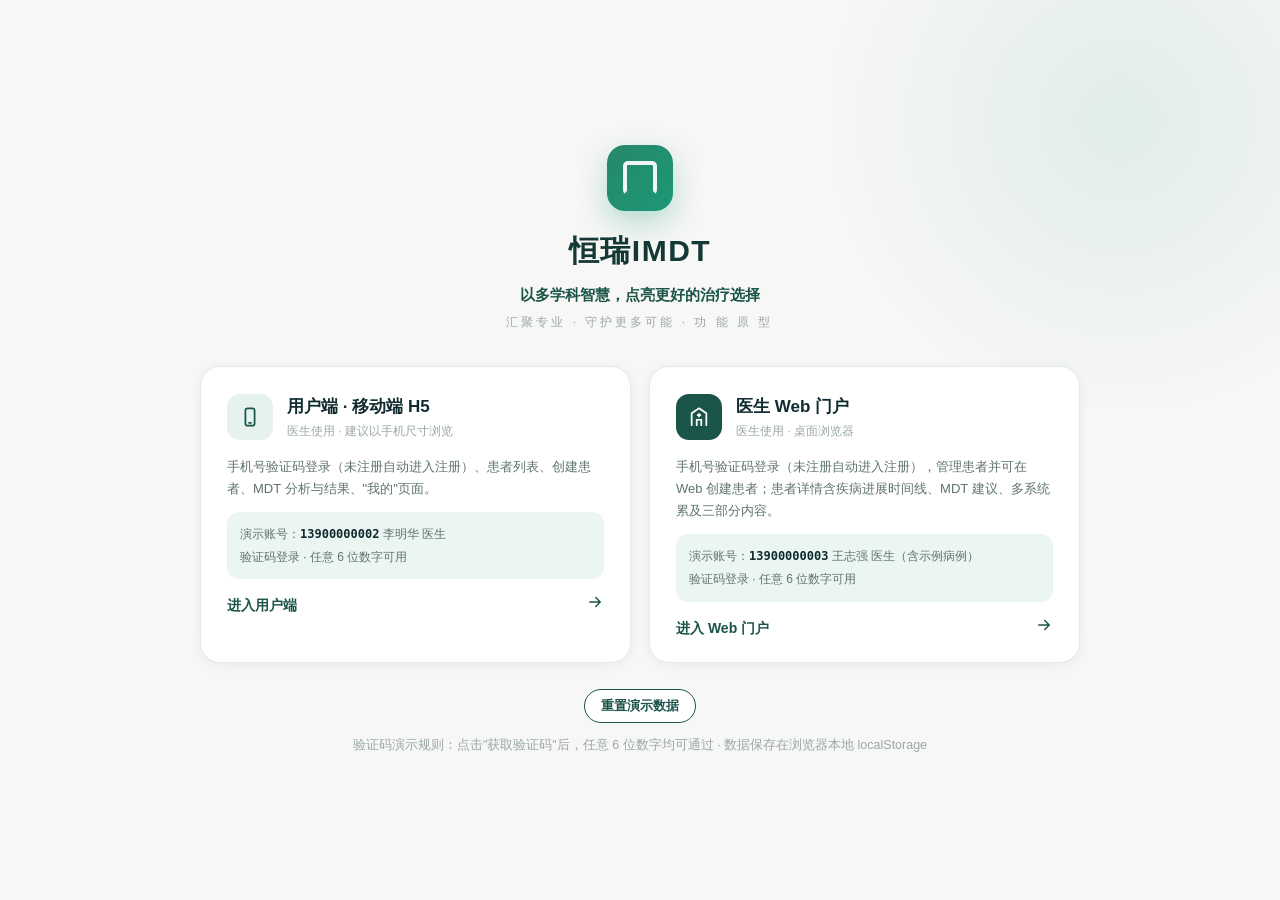
<file: index.html>
<!DOCTYPE html>
<html lang="zh-CN">
<head>
<meta charset="UTF-8">
<meta name="viewport" content="width=device-width,initial-scale=1">
<title>恒瑞IMDT · 功能原型</title>
<link rel="stylesheet" href="assets/css/tokens.css?v=20261109">
<link rel="stylesheet" href="assets/css/common.css?v=20261109">
<link rel="stylesheet" href="assets/css/pages.css?v=20261109">
</head>
<body>
<div class="entry-body">
  <div class="entry-wrap">
    <div class="entry-hero">
      <div class="logo-mark"></div>
      <div class="t1">恒瑞IMDT</div>
      <div class="t2">以多学科智慧，点亮更好的治疗选择</div>
      <div class="t3">汇聚专业 · 守护更多可能 · 功 能 原 型</div>
    </div>

    <div class="entry-grid">
      <div class="entry-card" id="card-user">
        <div class="ec-head">
          <span class="ec-ic mobile" id="ic-mobile"></span>
          <div><div class="ec-t">用户端 · 移动端 H5</div><div class="ec-s">医生使用 · 建议以手机尺寸浏览</div></div>
        </div>
        <div class="ec-desc">手机号验证码登录（未注册自动进入注册）、患者列表、创建患者、MDT 分析与结果、"我的"页面。</div>
        <div class="ec-demo">演示账号：<b>13900000002</b> 李明华 医生<br>验证码登录 · 任意 6 位数字可用</div>
        <div class="ec-go"><span>进入用户端</span><span id="go-user"></span></div>
      </div>

      <div class="entry-card" id="card-web">
        <div class="ec-head">
          <span class="ec-ic web" id="ic-web"></span>
          <div><div class="ec-t">医生 Web 门户</div><div class="ec-s">医生使用 · 桌面浏览器</div></div>
        </div>
        <div class="ec-desc">手机号验证码登录（未注册自动进入注册），管理患者并可在 Web 创建患者；患者详情含疾病进展时间线、MDT 建议、多系统累及三部分内容。</div>
        <div class="ec-demo">演示账号：<b>13900000003</b> 王志强 医生（含示例病例）<br>验证码登录 · 任意 6 位数字可用</div>
        <div class="ec-go"><span>进入 Web 门户</span><span id="go-web"></span></div>
      </div>
    </div>

    <div class="entry-foot">
      <button class="btn btn-outline btn-sm" id="reset-btn">重置演示数据</button>
      <div class="count-note" style="text-align:center">验证码演示规则：点击"获取验证码"后，任意 6 位数字均可通过 · 数据保存在浏览器本地 localStorage</div>
    </div>
  </div>
</div>

<script src="assets/js/seed-data.js?v=20261109"></script>
<script src="assets/js/store.js?v=20261109"></script>
<script src="assets/js/app.js?v=20261109"></script>
<script>
(function () {
  var A = window.HRApp;
  document.getElementById('ic-mobile').innerHTML = A.I.phone(22);
  document.getElementById('ic-web').innerHTML = A.I.hosp(22);
  document.getElementById('go-user').innerHTML = A.I.arrowR(18);
  document.getElementById('go-web').innerHTML = A.I.arrowR(18);

  document.getElementById('card-user').addEventListener('click', function () {
    location.href = 'user/user-login.html';
  });
  document.getElementById('card-web').addEventListener('click', function () {
    location.href = 'web/web-login.html';
  });
  document.getElementById('reset-btn').addEventListener('click', function (e) {
    e.stopPropagation();
    A.confirmModal({
      title: '重置演示数据',
      body: '将清空本地所有账号、患者、幻灯生成记录与会话数据，并恢复初始演示数据。确定重置吗？',
      confirmText: '重置',
      danger: true
    }).then(function (ok) {
      if (!ok) return;
      window.HRStore.resetAll();
      A.toast('演示数据已重置', 'success');
    });
  });
})();
</script>
</body>
</html>
</file>
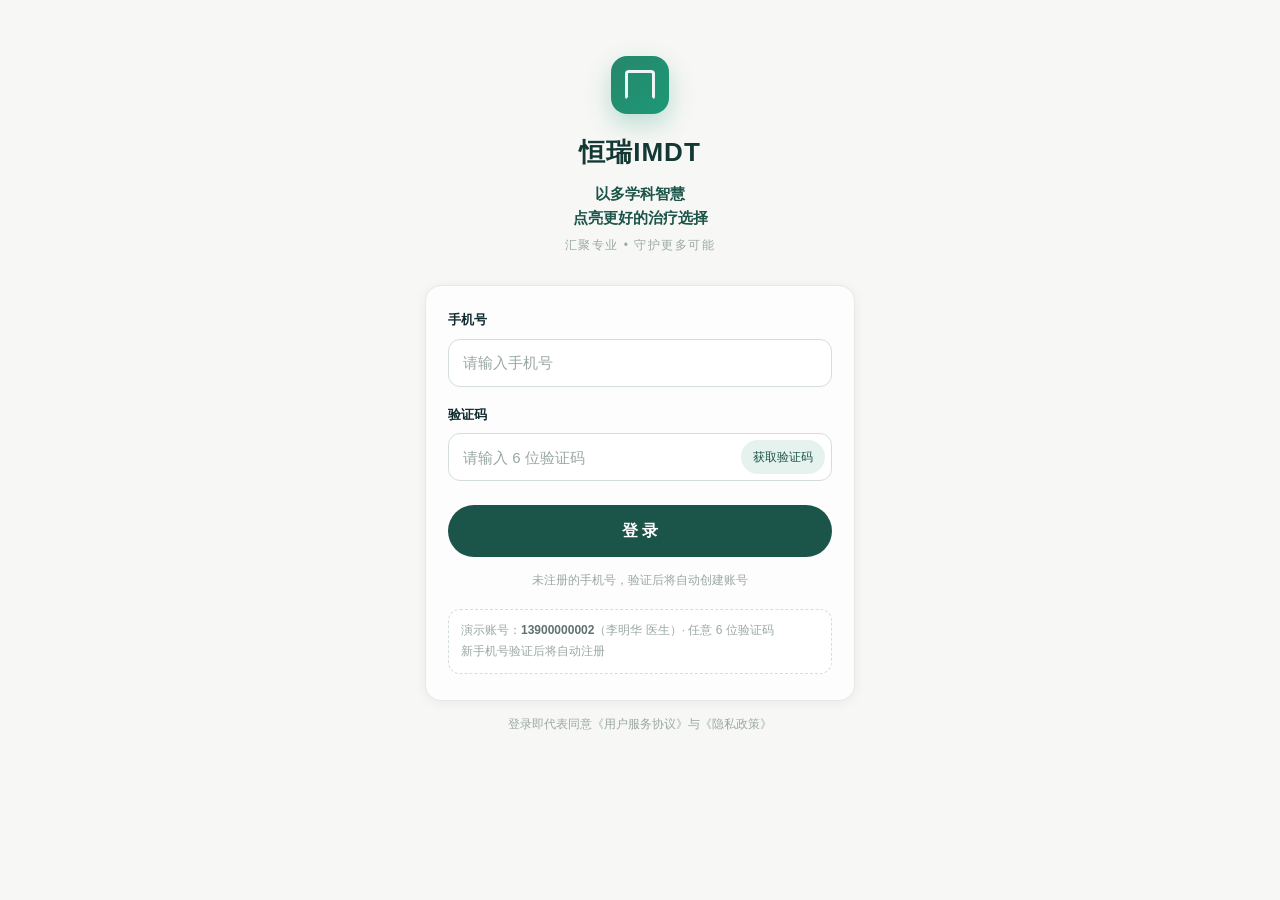
<file: user/user-login.html>
<!DOCTYPE html>
<html lang="zh-CN">
<head>
<meta charset="UTF-8">
<meta name="viewport" content="width=device-width,initial-scale=1,viewport-fit=cover">
<title>登录 · 恒瑞IMDT</title>
<link rel="stylesheet" href="../assets/css/tokens.css?v=20261109">
<link rel="stylesheet" href="../assets/css/common.css?v=20261109">
<link rel="stylesheet" href="../assets/css/pages.css?v=20261109">
</head>
<body>
<div class="mobile-shell">
  <div class="auth-hero">
    <div class="logo-mark"></div>
    <div class="brand">恒瑞IMDT</div>
    <div class="slogan">以多学科智慧<br>点亮更好的治疗选择</div>
    <div class="slogan-sub">汇聚专业 • 守护更多可能</div>
  </div>

  <div class="card auth-card">
    <form class="auth-form" id="login-form" novalidate>
      <!-- 第 1 步：手机号验证码（已注册登录 / 未注册进入下一步） -->
      <div id="step1">
        <div class="field" id="f-phone">
          <label class="label">手机号</label>
          <input class="input" id="phone" type="tel" maxlength="11" placeholder="请输入手机号" autocomplete="tel">
          <div class="field-error">请输入正确的手机号</div>
        </div>
        <div class="field" id="f-code">
          <label class="label">验证码</label>
          <div style="position:relative">
            <input class="input" id="code" type="text" maxlength="6" inputmode="numeric" placeholder="请输入 6 位验证码" style="padding-right:112px">
            <button type="button" class="btn btn-secondary btn-xs" id="send-code" style="position:absolute;right:7px;top:7px;height:34px;padding:0 12px">获取验证码</button>
          </div>
          <div class="field-error">请输入 6 位数字验证码</div>
        </div>
        <button type="submit" class="btn btn-primary btn-block" id="submit-btn" style="margin-top:6px">登 录</button>
        <div style="text-align:center;font-size:12px;color:var(--text-faint);margin-top:14px">未注册的手机号，验证后将自动创建账号</div>
      </div>

      <!-- 第 2 步：新用户补充账号信息 -->
      <div id="step2" style="display:none">
        <div style="font-size:16px;font-weight:700;margin:16px 2px 4px">完善账号信息</div>
        <div style="font-size:12.5px;color:var(--text-faint);margin:0 2px 14px" id="s2-sub">—</div>
        <div class="field" id="f-name">
          <label class="label">姓名<span class="req">*</span></label>
          <input class="input" id="name" type="text" maxlength="20" placeholder="请输入真实姓名" autocomplete="name">
          <div class="field-error">请输入姓名</div>
        </div>
        <div class="field" id="f-hosp">
          <label class="label">医院<span class="req">*</span></label>
          <input class="input" id="hosp" type="text" maxlength="40" placeholder="请输入所在医院">
          <div class="field-error">请输入医院</div>
        </div>
        <div class="field" id="f-dept">
          <label class="label">科室<span class="req">*</span></label>
          <input class="input" id="dept" type="text" maxlength="20" placeholder="请输入科室">
          <div class="field-error">请输入科室</div>
        </div>
        <button type="button" class="btn btn-primary btn-block" id="reg-btn" style="margin-top:4px">完成注册并进入</button>
        <div style="text-align:center;margin-top:12px"><a href="javascript:void(0)" id="back-step1" style="font-size:13px">返回重新验证手机号</a></div>
      </div>

      <div class="demo-tip" id="demo-tip">演示账号：<b>13900000002</b>（李明华 医生）· 任意 6 位验证码<br>新手机号验证后将自动注册</div>
    </form>
  </div>

  <div class="page-note">登录即代表同意《用户服务协议》与《隐私政策》</div>
</div>

<script src="../assets/js/seed-data.js?v=20261109"></script>
<script src="../assets/js/store.js?v=20261109"></script>
<script src="../assets/js/app.js?v=20261109"></script>
<script>
(function () {
  var A = window.HRApp, S = window.HRStore;

  // 已登录医生自动进入患者列表
  var session = S.getSession();
  if (session) {
    var u = S.findUserById(session.userId);
    if (u) { location.replace('user-patients.html'); return; }
  }

  var codeSent = false;
  var verifiedPhone = null;

  document.getElementById('send-code').addEventListener('click', function () {
    A.sendCode(this, function () {
      var phone = document.getElementById('phone').value.trim();
      if (!A.validPhone(phone)) { document.getElementById('f-phone').classList.add('invalid'); return '请输入正确的手机号'; }
      return null;
    }, function () { codeSent = true; });
  });

  function showStep(n) {
    document.getElementById('step1').style.display = n === 1 ? 'block' : 'none';
    document.getElementById('step2').style.display = n === 2 ? 'block' : 'none';
    window.scrollTo(0, 0);
  }

  document.getElementById('login-form').addEventListener('submit', function (e) {
    e.preventDefault();
    var phone = document.getElementById('phone').value.trim();
    var code = document.getElementById('code').value.trim();
    var okPhone = A.validPhone(phone);
    var okCode = /^\d{6}$/.test(code);
    document.getElementById('f-phone').classList.toggle('invalid', !okPhone);
    document.getElementById('f-code').classList.toggle('invalid', !okCode);
    if (!okPhone || !okCode) return;
    if (!codeSent) { A.toast('请先获取验证码', 'error'); return; }

    // 已注册：验证码通过直接登录
    if (S.findUserByPhone(phone)) {
      var r = A.doLogin(phone);
      if (r.error) { A.toast(r.error, 'error'); return; }
      A.flash('欢迎回来，' + r.user.name + ' 医生', 'success');
      location.href = 'user-patients.html';
      return;
    }

    // 未注册：进入第二步补充账号信息
    verifiedPhone = phone;
    document.getElementById('s2-sub').textContent = '将为 ' + phone.slice(0, 3) + '****' + phone.slice(-4) + ' 创建医生账号';
    showStep(2);
  });

  document.getElementById('reg-btn').addEventListener('click', function () {
    var name = document.getElementById('name').value.trim();
    var hosp = document.getElementById('hosp').value.trim();
    var dept = document.getElementById('dept').value.trim();
    var flags = { 'f-name': !!name, 'f-hosp': !!hosp, 'f-dept': !!dept };
    Object.keys(flags).forEach(function (id) {
      document.getElementById(id).classList.toggle('invalid', !flags[id]);
    });
    if (Object.keys(flags).some(function (id) { return !flags[id]; })) return;

    var user = S.createUser({
      phone: verifiedPhone,
      name: name, hospital: hosp, department: dept
    });
    S.setSession(user);
    S.touchLogin(user.id);
    A.flash('注册成功，欢迎加入恒瑞IMDT', 'success');
    location.href = 'user-patients.html';
  });

  document.getElementById('back-step1').addEventListener('click', function () {
    showStep(1);
  });
})();
</script>
</body>
</html>
</file>
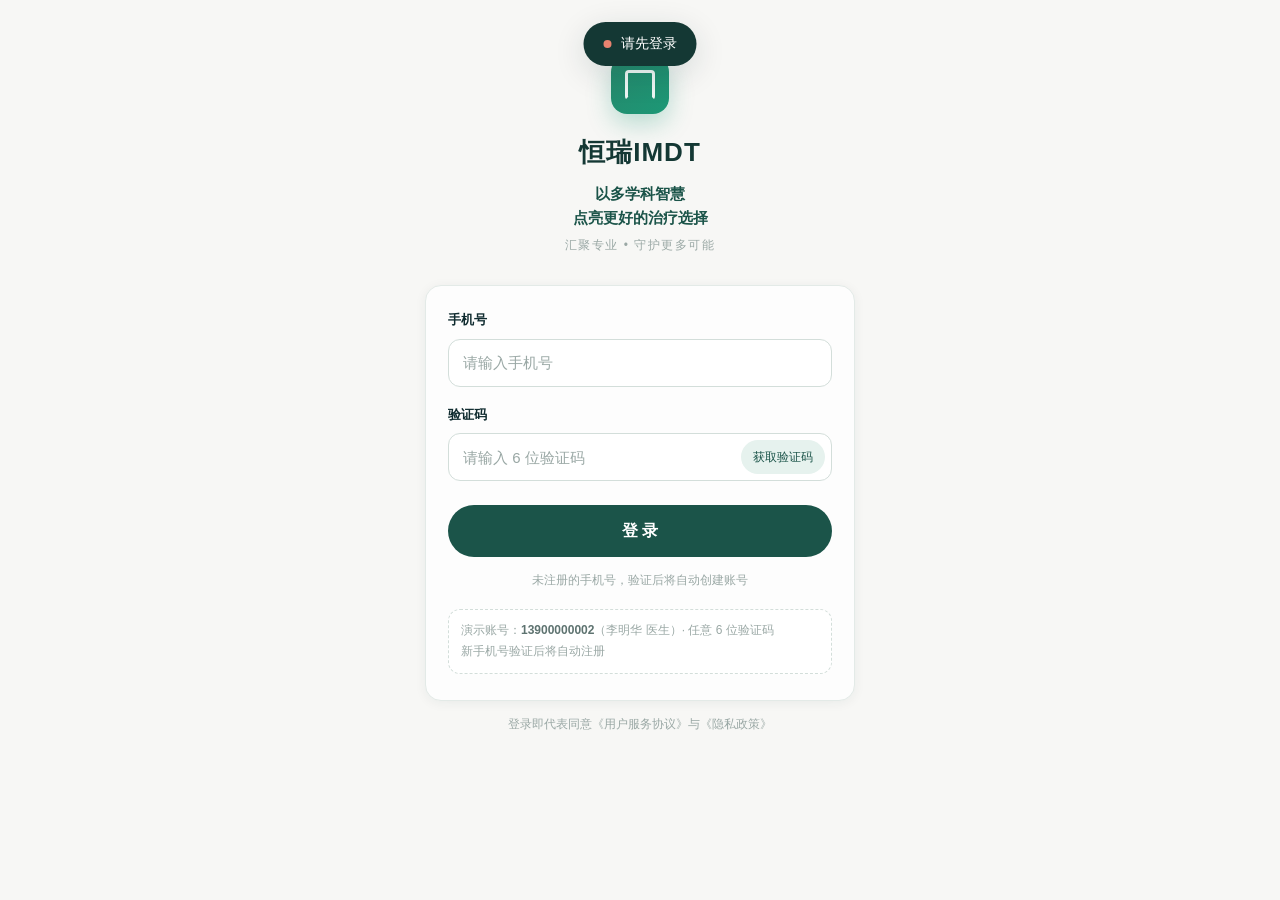
<file: user/user-patient-create.html>
<!DOCTYPE html>
<html lang="zh-CN">
<head>
<meta charset="UTF-8">
<meta name="viewport" content="width=device-width,initial-scale=1,viewport-fit=cover">
<title>创建患者 · 恒瑞IMDT</title>
<link rel="stylesheet" href="../assets/css/tokens.css?v=20261109">
<link rel="stylesheet" href="../assets/css/common.css?v=20261109">
<link rel="stylesheet" href="../assets/css/pages.css?v=20261109">
</head>
<body>
<div class="mobile-shell">
  <div class="app-topbar">
    <button class="back-btn" id="back-btn" aria-label="返回"></button>
    <div class="brand-name"><span class="logo-mark"></span>恒瑞IMDT</div>
    <div class="brand-sub">汇聚专业 • 共筑更好治疗</div>
  </div>

  <div class="step-chips">
    <span class="sc active" id="sc1"><span class="n">1</span>患者信息</span>
    <span class="sc-sep"></span>
    <span class="sc" id="sc2"><span class="n">2</span>上传材料</span>
  </div>

  <!-- 步骤 1：患者信息 -->
  <section id="step1">
    <div class="sec-title">创建患者档案</div>
    <div class="sec-sub">填写基本信息，开始 MDT 分析</div>
    <div class="card card-pad form-card">
      <div class="field" id="f-disease">
        <label class="label">疾病<span class="req">*</span></label>
        <select class="select" id="p-disease"></select>
        <div class="field-error">请选择疾病</div>
      </div>
      <div class="info-strip" style="margin-top:2px"><span class="ic" data-ic="shield"></span><span>患者资料将加密处理，仅用于本次分析</span></div>
    </div>
    <div style="height:110px"></div>
    <div class="btn-footer">
      <button class="btn btn-primary btn-block" id="next-btn">下一步 · 上传材料</button>
    </div>
  </section>

  <!-- 步骤 2：上传材料 -->
  <section id="step2" style="display:none">
    <div class="sec-title">上传病例材料</div>
    <div class="sec-sub">请上传真实、完整的医疗资料，以便进行专业分析</div>
    <div style="margin:0 16px 4px"><span class="tag tag-gray" id="patient-chip" style="height:30px"></span></div>

    <div class="card card-pad form-card">
      <div class="field" style="margin-bottom:12px">
        <label class="label">选择材料类型</label>
        <div class="chip-row" id="type-chips"></div>
        <div class="hint-line" style="margin:8px 0 0">请选择本次上传的材料类型</div>
      </div>
      <div class="field" style="margin-bottom:12px">
        <label class="label">添加材料</label>
        <div class="method-grid">
          <button type="button" class="m-item" data-m="camera"><span class="mi" id="mi-camera"></span>拍照</button>
          <button type="button" class="m-item" data-m="album"><span class="mi" id="mi-album"></span>相册</button>
          <button type="button" class="m-item" data-m="file"><span class="mi" id="mi-file"></span>文件</button>
        </div>
        <div class="hint-line" style="margin:8px 0 0">支持 PDF、JPG、PNG，可上传多份材料</div>
      </div>
      <div class="mat-list" id="mat-list" style="display:none">
        <div class="mat-head"><span>已上传材料</span><span class="cnt" id="mat-count">0 份</span></div>
        <div id="mat-rows"></div>
      </div>
      <div class="info-strip" style="margin-top:14px"><span class="ic" data-ic="shield"></span><span>材料已加密，隐私信息将自动脱敏</span></div>
    </div>

    <div style="margin:14px 16px 0">
      <label class="consent-row">
        <input type="checkbox" id="consent">
        <span class="cb"></span>
        <span class="ct" id="consent-text">我已阅读并同意<a id="consent-link">《患者知情同意书》</a></span>
      </label>
    </div>
    <div style="height:110px"></div>
    <div class="btn-footer">
      <button class="btn btn-primary btn-block" id="submit-btn">提交材料并分析</button>
    </div>
  </section>

  <input type="file" id="file-input" style="display:none">
  <input type="file" id="album-input" accept="image/*" style="display:none">
</div>

<script src="../assets/js/seed-data.js?v=20261109"></script>
<script src="../assets/js/store.js?v=20261109"></script>
<script src="../assets/js/app.js?v=20261109"></script>
<script>
(function () {
  var A = window.HRApp, S = window.HRStore;
  var user = A.guard();
  if (!user) return;

  var DRAFT_KEY = 'hrimdt_draft_user';
  var MAT_TYPES = window.HR_SEED.constants.materialTypes;

  document.getElementById('back-btn').innerHTML = A.I.back(22);
  document.getElementById('mi-camera').innerHTML = A.I.camera(19);
  document.getElementById('mi-album').innerHTML = A.I.image(19);
  document.getElementById('mi-file').innerHTML = A.I.file(19);
  document.querySelectorAll('.info-strip .ic[data-ic]').forEach(function (el) {
    el.innerHTML = A.I[el.getAttribute('data-ic')](16);
  });

  var diseaseSel = document.getElementById('p-disease');
  diseaseSel.innerHTML = '<option value="">请选择疾病</option>' + window.HR_SEED.constants.diseases.map(function (d) {
    return '<option value="' + d + '">' + d + '</option>';
  }).join('');

  var typeChips = document.getElementById('type-chips');
  typeChips.innerHTML = MAT_TYPES.map(function (t, i) {
    return '<button type="button" class="chip' + (i === 0 ? ' active' : '') + '" data-t="' + t + '">' + t + '</button>';
  }).join('');

  var state = { step: 1, matType: MAT_TYPES[0], materials: [], consent: false,
    form: { disease: '' } };

  /* 草稿恢复 */
  try {
    var saved = JSON.parse(sessionStorage.getItem(DRAFT_KEY) || 'null');
    if (saved) {
      state.form = Object.assign(state.form, saved.form || {});
      state.materials = saved.materials || [];
      state.consent = !!saved.consent;
      state.matType = saved.matType || state.matType;
      state.step = saved.step || 1;
    }
  } catch (e) { }

  function saveDraft() {
    state.form.disease = diseaseSel.value;
    try { sessionStorage.setItem(DRAFT_KEY, JSON.stringify(state)); } catch (e) { }
  }
  function clearDraft() { try { sessionStorage.removeItem(DRAFT_KEY); } catch (e) { } }

  /* 表单回填 */
  if (state.form.disease) diseaseSel.value = state.form.disease;
  document.getElementById('consent').checked = state.consent;
  typeChips.querySelectorAll('.chip').forEach(function (c) {
    c.classList.toggle('active', c.getAttribute('data-t') === state.matType);
  });

  diseaseSel.addEventListener('change', saveDraft);
  typeChips.querySelectorAll('.chip').forEach(function (c) {
    c.addEventListener('click', function () {
      typeChips.querySelectorAll('.chip').forEach(function (x) { x.classList.remove('active'); });
      c.classList.add('active');
      state.matType = c.getAttribute('data-t');
      saveDraft();
    });
  });

  function gotoStep(n) {
    state.step = n;
    document.getElementById('step1').style.display = n === 1 ? 'block' : 'none';
    document.getElementById('step2').style.display = n === 2 ? 'block' : 'none';
    document.getElementById('sc1').className = 'sc ' + (n === 1 ? 'active' : 'done');
    document.getElementById('sc2').className = 'sc ' + (n === 2 ? 'active' : '');
    window.scrollTo(0, 0);
    if (n === 2) {
      var chip = document.getElementById('patient-chip');
      chip.textContent = state.form.disease;
    }
  }

  /* 返回 */
  document.getElementById('back-btn').addEventListener('click', function () {
    if (state.step === 2) {
      saveDraft();
      gotoStep(1);
      return;
    }
    var hasContent = state.form.disease || state.materials.length;
    if (hasContent) {
      A.confirmModal({ title: '放弃创建？', body: '当前填写的信息与已上传的材料将被清空', confirmText: '放弃', danger: true }).then(function (ok) {
        if (ok) { clearDraft(); location.href = 'user-patients.html'; }
      });
    } else {
      location.href = 'user-patients.html';
    }
  });

  /* 步骤 1 校验 */
  document.getElementById('next-btn').addEventListener('click', function () {
    var okDisease = !!diseaseSel.value;
    document.getElementById('f-disease').classList.toggle('invalid', !okDisease);
    if (!okDisease) return;
    state.form = { disease: diseaseSel.value };
    saveDraft();
    gotoStep(2);
  });

  /* 材料列表 */
  function renderMaterials() {
    var box = document.getElementById('mat-list');
    var rows = document.getElementById('mat-rows');
    box.style.display = state.materials.length ? 'block' : 'none';
    document.getElementById('mat-count').textContent = state.materials.length + ' 份';
    rows.innerHTML = state.materials.map(function (m, i) {
      return '<div class="mat-row">' +
        '<span class="f-ic">' + A.fileIcon(m.name) + '</span>' +
        '<div class="f-main"><div class="f-name">' + A.esc(m.name) + '</div>' +
        '<div class="f-meta"><span class="tag tag-gray" style="height:20px;padding:0 8px;font-size:11px">' + A.esc(m.type) + '</span><span>' + A.esc(m.size) + '</span></div></div>' +
        '<button class="f-x" data-i="' + i + '" title="移除">' + A.I.trash(17) + '</button></div>';
    }).join('');
    rows.querySelectorAll('.f-x').forEach(function (b) {
      b.addEventListener('click', function () {
        state.materials.splice(+b.getAttribute('data-i'), 1);
        renderMaterials(); saveDraft();
      });
    });
  }

  function addMaterial(info) {
    state.materials.push({ type: state.matType, name: info.name, size: info.size, source: info.source || 'file' });
    renderMaterials(); saveDraft();
    A.toast('已添加：' + info.name, 'success');
  }

  /* 拍照 / 相册 / 文件 */
  document.querySelectorAll('.method-grid .m-item').forEach(function (b) {
    b.addEventListener('click', function () {
      var m = b.getAttribute('data-m');
      if (m === 'camera') {
        A.openCameraModal(function (info) { addMaterial(info); });
      } else if (m === 'album') {
        document.getElementById('album-input').click();
      } else {
        document.getElementById('file-input').click();
      }
    });
  });
  document.getElementById('album-input').addEventListener('change', function () {
    if (this.files && this.files[0]) {
      addMaterial({ name: this.files[0].name, size: A.fmtSize(this.files[0].size), source: 'album' });
    }
    this.value = '';
  });
  document.getElementById('file-input').addEventListener('change', function () {
    if (this.files && this.files[0]) {
      addMaterial({ name: this.files[0].name, size: A.fmtSize(this.files[0].size), source: 'file' });
    }
    this.value = '';
  });

  document.getElementById('consent').addEventListener('change', function () {
    state.consent = this.checked; saveDraft();
  });
  document.getElementById('consent-link').addEventListener('click', function (e) {
    e.preventDefault(); A.openConsentModal();
  });
  document.getElementById('consent-text').addEventListener('click', function (e) {
    if (e.target.id !== 'consent-link') document.getElementById('consent').click();
  });

  /* 提交 */
  document.getElementById('submit-btn').addEventListener('click', function () {
    if (!state.materials.length) { A.toast('请至少上传 1 份材料', 'error'); return; }
    if (!state.consent) { A.toast('请先阅读并同意《患者知情同意书》', 'error'); return; }
    var p = S.createPatient({
      disease: state.form.disease,
      materials: state.materials,
      creatorId: user.id,
      creatorName: user.name
    });
    clearDraft();
    A.flash('材料提交成功，已开始 MDT 分析', 'success');
    location.href = 'user-patient-progress.html?id=' + p.id;
  });

  renderMaterials();
  gotoStep(state.step);
})();
</script>
</body>
</html>
</file>
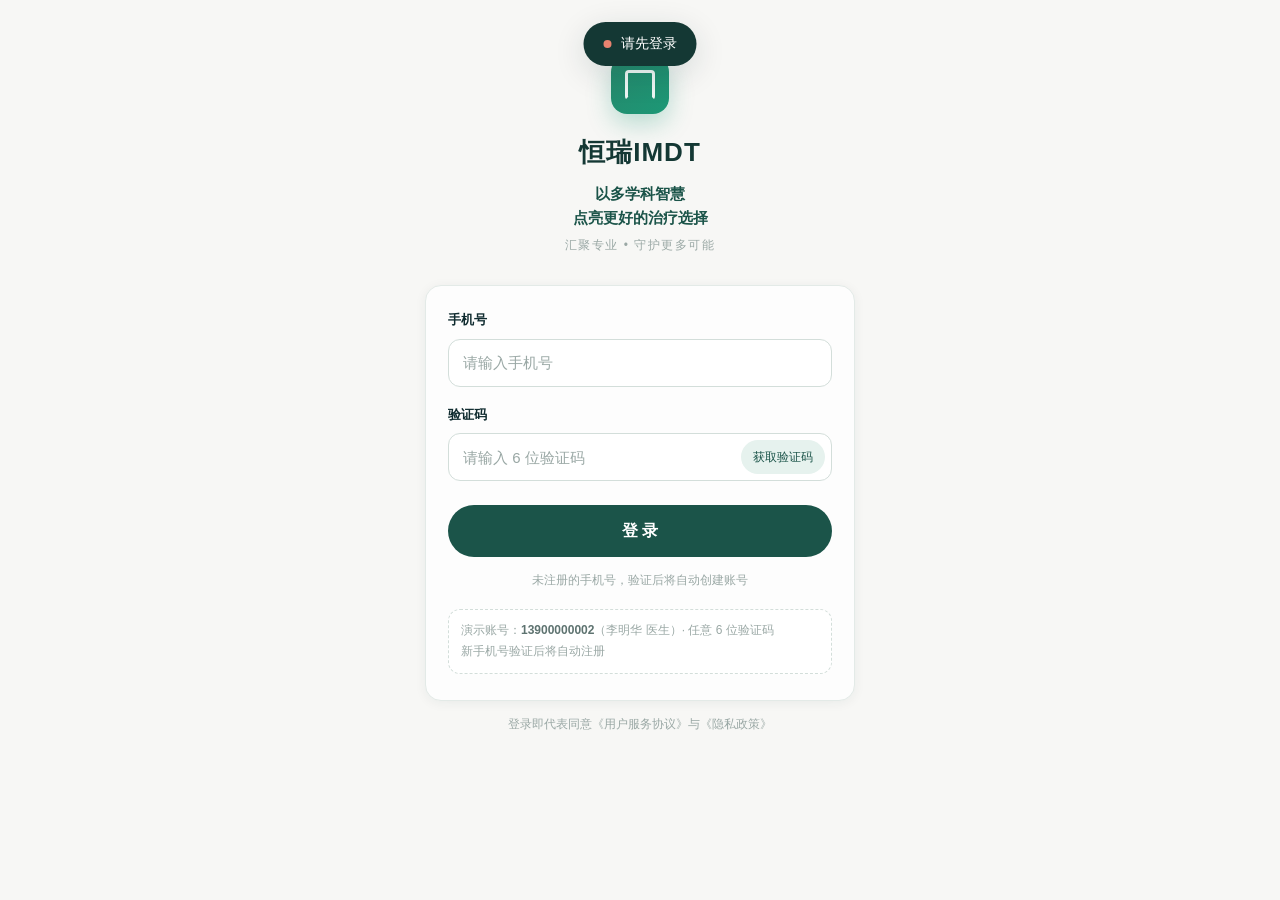
<file: user/user-patient-progress.html>
<!DOCTYPE html>
<html lang="zh-CN">
<head>
<meta charset="UTF-8">
<meta name="viewport" content="width=device-width,initial-scale=1,viewport-fit=cover">
<title>分析中 · 恒瑞IMDT</title>
<link rel="stylesheet" href="../assets/css/tokens.css?v=20261109">
<link rel="stylesheet" href="../assets/css/common.css?v=20261109">
<link rel="stylesheet" href="../assets/css/pages.css?v=20261109">
</head>
<body>
<div class="mobile-shell">
  <div class="app-topbar">
    <button class="back-btn" id="back-btn" aria-label="返回"></button>
    <div class="brand-name"><span class="logo-mark"></span>恒瑞IMDT</div>
    <div class="brand-sub">汇聚专业 • 共筑更好治疗</div>
  </div>

  <div class="progress-hero">
    <div class="ph-title" id="ph-title">材料提交成功</div>
    <div class="ph-sub">让每一份材料，成为清晰的诊疗线索</div>
  </div>

  <div class="card card-pad form-card">
    <div style="text-align:center;padding:10px 0 4px">
      <div class="big-percent"><span id="percent">0</span>%</div>
      <div style="font-size:13px;color:var(--text-sub);font-weight:600;margin-top:2px" id="percent-label">结构化解析中</div>
    </div>
    <div class="progress-steps" id="steps" style="margin-top:18px"></div>
    <div style="text-align:center;font-size:12.5px;color:var(--text-faint);margin-top:6px">请稍候，完成后将自动展示分析结果</div>
  </div>

  <div style="margin:14px 16px 0">
    <div class="info-strip"><span class="ic" id="lock-ic"></span><span>材料已加密，隐私信息将自动脱敏</span></div>
  </div>

  <div style="height:110px"></div>
  <div class="btn-footer" id="done-footer" style="display:none">
    <button class="btn btn-primary btn-block" id="view-result">查看 MDT 分析结果</button>
  </div>
  <div class="btn-footer" id="wait-footer">
    <button class="btn btn-secondary btn-block" id="back-list">返回患者列表</button>
  </div>
</div>

<script src="../assets/js/seed-data.js?v=20261109"></script>
<script src="../assets/js/store.js?v=20261109"></script>
<script src="../assets/js/app.js?v=20261109"></script>
<script>
(function () {
  var A = window.HRApp, S = window.HRStore;
  var user = A.guard();
  if (!user) return;
  document.getElementById('back-btn').innerHTML = A.I.back(22);
  document.getElementById('lock-ic').innerHTML = A.I.shield(16);

  var id = A.getParam('id');
  var patient = id ? S.getPatientById(id) : null;
  if (!patient || patient.creatorId !== user.id) {
    A.toast('无权查看该患者', 'error');
    setTimeout(function () { location.replace('user-patients.html'); }, 600);
    return;
  }
  if (patient.status === 'completed') {
    location.replace('user-patient-result.html?id=' + patient.id);
    return;
  }

  var percent = Math.max(10, (patient.progressStep - 1) * 25);
  var percentTimer = null;

  function renderSteps(p) {
    var steps = A.PROGRESS_STEPS;
    var html = steps.map(function (s, i) {
      var n = i + 1;
      var cls = n <= p.progressStep ? 'done' : (n === p.progressStep + 1 && p.status !== 'completed' ? 'active' : '');
      var dot = n <= p.progressStep ? A.I.check(14) : n;
      var desc = s.desc;
      if (cls === 'active' && n === 3) desc = '正在提取病史、检查与治疗信息';
      return '<div class="p-step ' + cls + '">' +
        '<div class="p-rail"><div class="p-dot">' + dot + '</div>' + (n < 4 ? '<div class="p-line"></div>' : '') + '</div>' +
        '<div class="p-body"><div class="pt">' + s.name + '</div><div class="pd">' + desc + '</div></div></div>';
    }).join('');
    document.getElementById('steps').innerHTML = html;
    var done = p.status === 'completed';
    document.getElementById('percent').textContent = done ? 100 : Math.min(96, Math.round(percent));
    document.getElementById('percent-label').textContent = done ? '分析完成' : (p.progressStep === 2 ? '结构化解析中' : (p.progressStep === 3 ? 'MDT 分析中' : '处理中'));
  }

  function startPercentLoop() {
    if (percentTimer) return;
    percentTimer = setInterval(function () {
      var p = S.getPatientById(patient.id);
      var cap = p.status === 'completed' ? 100 : p.progressStep * 25;
      if (percent < cap) percent = Math.min(cap, percent + 3 + Math.random() * 4);
      document.getElementById('percent').textContent = Math.round(percent);
    }, 380);
  }

  function onDone(p) {
    if (percentTimer) { clearInterval(percentTimer); percentTimer = null; }
    percent = 100;
    renderSteps(p);
    document.getElementById('ph-title').textContent = '分析完成';
    document.getElementById('wait-footer').style.display = 'none';
    document.getElementById('done-footer').style.display = 'block';
    A.toast('MDT 分析完成，可查看结果', 'success');
  }

  renderSteps(patient);
  startPercentLoop();

  A.runProgressSimulation(patient.id, {
    onUpdate: renderSteps,
    onDone: onDone
  });

  document.getElementById('view-result').addEventListener('click', function () {
    location.href = 'user-patient-result.html?id=' + patient.id;
  });
  document.getElementById('back-list').addEventListener('click', function () {
    location.href = 'user-patients.html';
  });
  document.getElementById('back-btn').addEventListener('click', function () {
    location.href = 'user-patients.html';
  });
})();
</script>
</body>
</html>
</file>
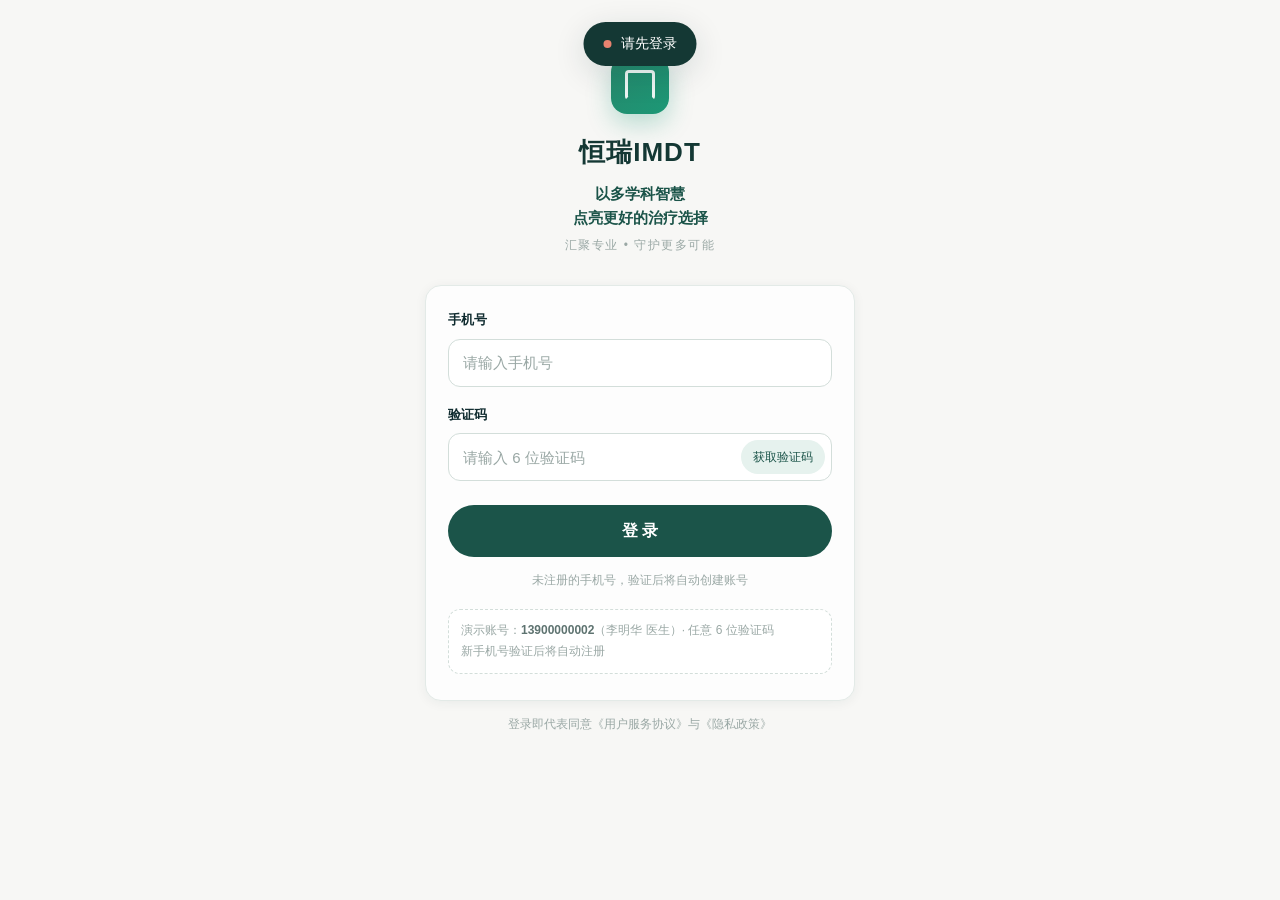
<file: user/user-patient-result.html>
<!DOCTYPE html>
<html lang="zh-CN">
<head>
<meta charset="UTF-8">
<meta name="viewport" content="width=device-width,initial-scale=1,viewport-fit=cover">
<title>MDT 分析结果 · 恒瑞IMDT</title>
<link rel="stylesheet" href="../assets/css/tokens.css?v=20261109">
<link rel="stylesheet" href="../assets/css/common.css?v=20261109">
<link rel="stylesheet" href="../assets/css/pages.css?v=20261109">
</head>
<body>
<div class="mobile-shell">
  <div class="app-topbar">
    <button class="back-btn" id="back-btn" aria-label="返回"></button>
    <div class="brand-name"><span class="logo-mark"></span>恒瑞IMDT</div>
    <div class="brand-sub">汇聚专业 • 共筑更好治疗</div>
  </div>

  <div class="result-head">
    <div class="card card-pad" style="padding:14px 16px">
      <div style="display:flex;align-items:center;gap:10px;flex-wrap:wrap">
        <span style="font-size:16.5px;font-weight:700" id="p-meta"></span>
        <span style="margin-left:auto" class="done-strip" id="p-status">✓ 分析完成</span>
      </div>
      <div class="pc-chips" style="display:flex;gap:6px;margin-top:10px;flex-wrap:wrap" id="p-chips"></div>
      <button type="button" class="btn btn-primary btn-sm" id="generate-slides" disabled title="分析完成且有结果后可生成幻灯">生成幻灯</button>
    </div>
  </div>

  <div class="tab-bar slides-result-tabs" id="result-tab-bar">
    <button type="button" class="tb active" data-tab="analysis" aria-pressed="true">MDT分析结果</button>
    <button type="button" class="tb" data-tab="slides" aria-pressed="false">幻灯生成记录</button>
  </div>
  <div id="content"></div>
  <div id="patient-slides" style="display:none"></div>

  <div style="height:96px"></div>
  <div class="btn-footer">
    <button class="btn btn-secondary btn-block" id="back-list">返回患者列表</button>
  </div>
</div>

<script src="../assets/js/seed-data.js?v=20261109"></script>
<script src="../assets/js/store.js?v=20261109"></script>
<script src="../assets/js/app.js?v=20261109"></script>
<script src="../assets/js/vendor/pptxgenjs.bundle.js?v=20261109"></script>
<script src="../assets/js/slides.js?v=20261109"></script>
<script>
(function () {
  var A = window.HRApp, S = window.HRStore;
  var user = A.guard();
  if (!user) return;
  document.getElementById('back-btn').innerHTML = A.I.back(22);

  var id = A.getParam('id');
  var patient = id ? S.getPatientById(id) : null;
  if (!patient || patient.creatorId !== user.id) {
    A.toast('无权查看该患者', 'error');
    setTimeout(function () { location.replace('user-patients.html'); }, 600);
    return;
  }
  if (patient.status !== 'completed') {
    location.replace('user-patient-progress.html?id=' + patient.id);
    return;
  }

  document.getElementById('p-meta').textContent = (patient.gender ? patient.gender + ' · ' : '') + (patient.age ? patient.age + '岁' : '');
  document.getElementById('p-chips').innerHTML =
    '<span class="mono-chip">' + A.esc(patient.code) + '</span>' +
    '<span class="tag tag-gray">' + A.esc(patient.disease) + '</span>' +
    '<span class="tag tag-gray">材料 ' + patient.materials.length + ' 份</span>';

  var r = patient.result;
  var DEPT_ICONS = { '心内科': 'heart', '肾病科': 'kidney', '肿瘤科': 'tumor', '影像科': 'scan' };

  var html = '';
  if (r) {
    html +=
      '<div class="card res-block">' +
      '<div class="rb-title"><span class="ic">' + A.I.doc(15) + '</span>MDT 综合建议</div>' +
      '<div class="rb-sub">综合多学科视角形成的总体建议</div>' +
      '<div class="overall-text">' + A.esc(r.overall) + '</div>' +
      '<div class="keypoints">' + (r.keyPoints || []).map(function (k) {
        return '<span class="keypoint">' + A.esc(k.k + (k.sub ? ' · ' + k.sub : '')) + '</span>';
      }).join('') + '</div></div>';

    html +=
      '<div class="card res-block">' +
      '<div class="rb-title"><span class="ic">' + A.I.users(15) + '</span>分科室建议</div>' +
      '<div class="rb-sub">结合专科视角，查看详细建议</div>' +
      (r.departments || []).map(function (d) {
        var ic = DEPT_ICONS[d.name] || 'dept';
        return '<div class="dept-item">' +
          '<div class="dt-head"><span class="dt-ic">' + A.I[ic](15) + '</span><span class="dt-name">' + A.esc(d.name) + '建议</span></div>' +
          '<div class="dt-text">' + A.esc(d.summary) + '</div></div>';
      }).join('') + '</div>';

    html += '<div class="res-block"><div class="disclaimer"><span>' + A.I.info(15) + '</span><span>' + A.esc(r.disclaimer) + '</span></div></div>';
  } else {
    html += '<div class="card card-pad empty-state"><div class="es-ic">' + A.I.doc(26) + '</div><div class="es-t">暂无分析结果</div><div class="es-s">请稍后刷新查看</div></div>';
  }
  document.getElementById('content').innerHTML = html;

  document.querySelectorAll('#result-tab-bar .tb').forEach(function (tb) {
    tb.addEventListener('click', function () {
      document.querySelectorAll('#result-tab-bar .tb').forEach(function (x) {
        x.classList.remove('active');
        x.setAttribute('aria-pressed', 'false');
      });
      tb.classList.add('active');
      tb.setAttribute('aria-pressed', 'true');
      var showSlides = tb.getAttribute('data-tab') === 'slides';
      document.getElementById('content').style.display = showSlides ? 'none' : 'block';
      document.getElementById('patient-slides').style.display = showSlides ? 'block' : 'none';
    });
  });

  var generateButton = document.getElementById('generate-slides');
  generateButton.disabled = !(patient.status === 'completed' && patient.result);
  generateButton.title = generateButton.disabled ? '分析完成且有结果后可生成幻灯' : '生成病例幻灯';
  generateButton.addEventListener('click', function () {
    if (generateButton.disabled) return;
    window.HRSlides.openGenerate(patient.id, function (record) {
      document.querySelector('#result-tab-bar .tb[data-tab="slides"]').click();
    });
  });

  document.getElementById('back-list').addEventListener('click', function () {
    location.href = 'user-patients.html';
  });
  document.getElementById('back-btn').addEventListener('click', function () {
    location.href = 'user-patients.html';
  });

  window.HRSlides.mount(document.getElementById('patient-slides'), { patientId: patient.id, portal: 'user' });
})();
</script>
</body>
</html>
</file>
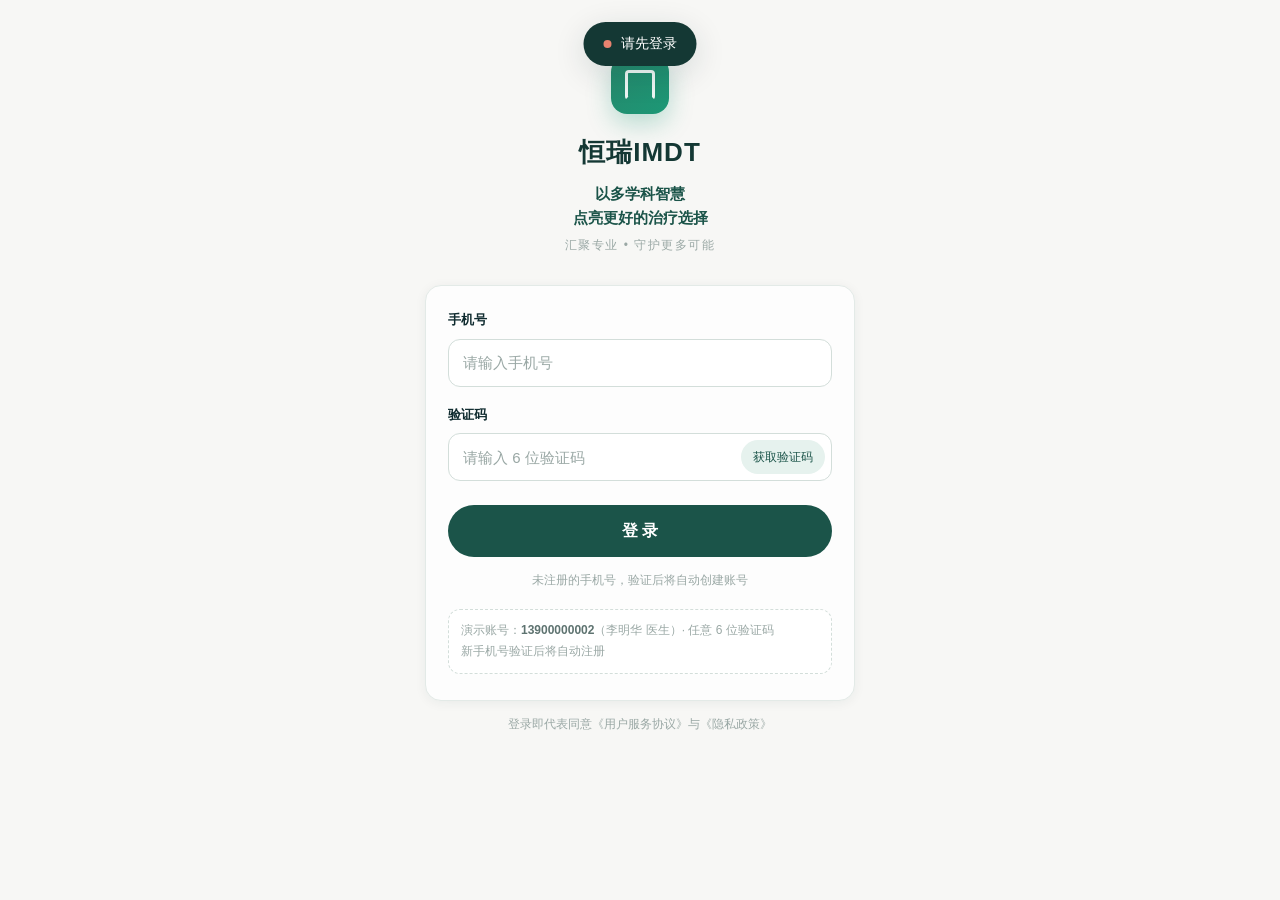
<file: user/user-profile.html>
<!DOCTYPE html>
<html lang="zh-CN">
<head>
<meta charset="UTF-8">
<meta name="viewport" content="width=device-width,initial-scale=1,viewport-fit=cover">
<title>我的 · 恒瑞IMDT</title>
<link rel="stylesheet" href="../assets/css/tokens.css?v=20261109">
<link rel="stylesheet" href="../assets/css/common.css?v=20261109">
<link rel="stylesheet" href="../assets/css/pages.css?v=20261109">
</head>
<body>
<div class="mobile-shell">
  <div class="app-topbar">
    <span style="width:40px"></span>
    <div class="brand-name"><span class="logo-mark"></span>恒瑞IMDT</div>
    <div class="brand-sub">汇聚专业 • 共筑更好治疗</div>
  </div>

  <div class="card profile-head">
    <div class="avatar" id="avatar">医</div>
    <div style="flex:1;min-width:0">
      <div class="pr-name"><span id="u-name">—</span><span class="tag tag-doctor">医生</span></div>
      <div class="pr-sub" id="u-hosp">—</div>
      <div class="pr-sub" id="u-phone" style="font-family:var(--mono);letter-spacing:.5px">—</div>
    </div>
  </div>

  <div class="menu-list">
    <div class="menu-item danger" id="menu-logout">
      <span class="mi" id="mi-logout"></span><span class="mt">退出登录</span>
    </div>
  </div>

  <div class="page-note">恒瑞IMDT · 以多学科智慧点亮更好的治疗选择</div>

  <nav class="bottom-tabbar">
    <a href="user-patients.html"><span class="tab-icon" data-ic="folder"></span>患者</a>
    <a href="user-slides.html"><span class="tab-icon" data-ic="slides"></span>幻灯记录</a>
    <a href="user-profile.html" class="active"><span class="tab-icon" data-ic="users"></span>我的</a>
  </nav>
</div>

<script src="../assets/js/seed-data.js?v=20261109"></script>
<script src="../assets/js/store.js?v=20261109"></script>
<script src="../assets/js/app.js?v=20261109"></script>
<script>
(function () {
  var A = window.HRApp, S = window.HRStore;
  var user = A.guard();
  if (!user) return;

  document.getElementById('mi-logout').innerHTML = A.I.logout(17);
  document.querySelectorAll('.tab-icon').forEach(function (el) {
    el.innerHTML = A.I[el.getAttribute('data-ic')](22);
  });

  document.getElementById('u-name').textContent = user.name;
  document.getElementById('avatar').textContent = user.name.charAt(0);
  document.getElementById('u-hosp').textContent = (user.hospital || '—') + ' · ' + (user.department || '—');
  document.getElementById('u-phone').textContent = user.phone;

  document.getElementById('menu-logout').addEventListener('click', function () {
    A.logout();
  });
})();
</script>
</body>
</html>
</file>
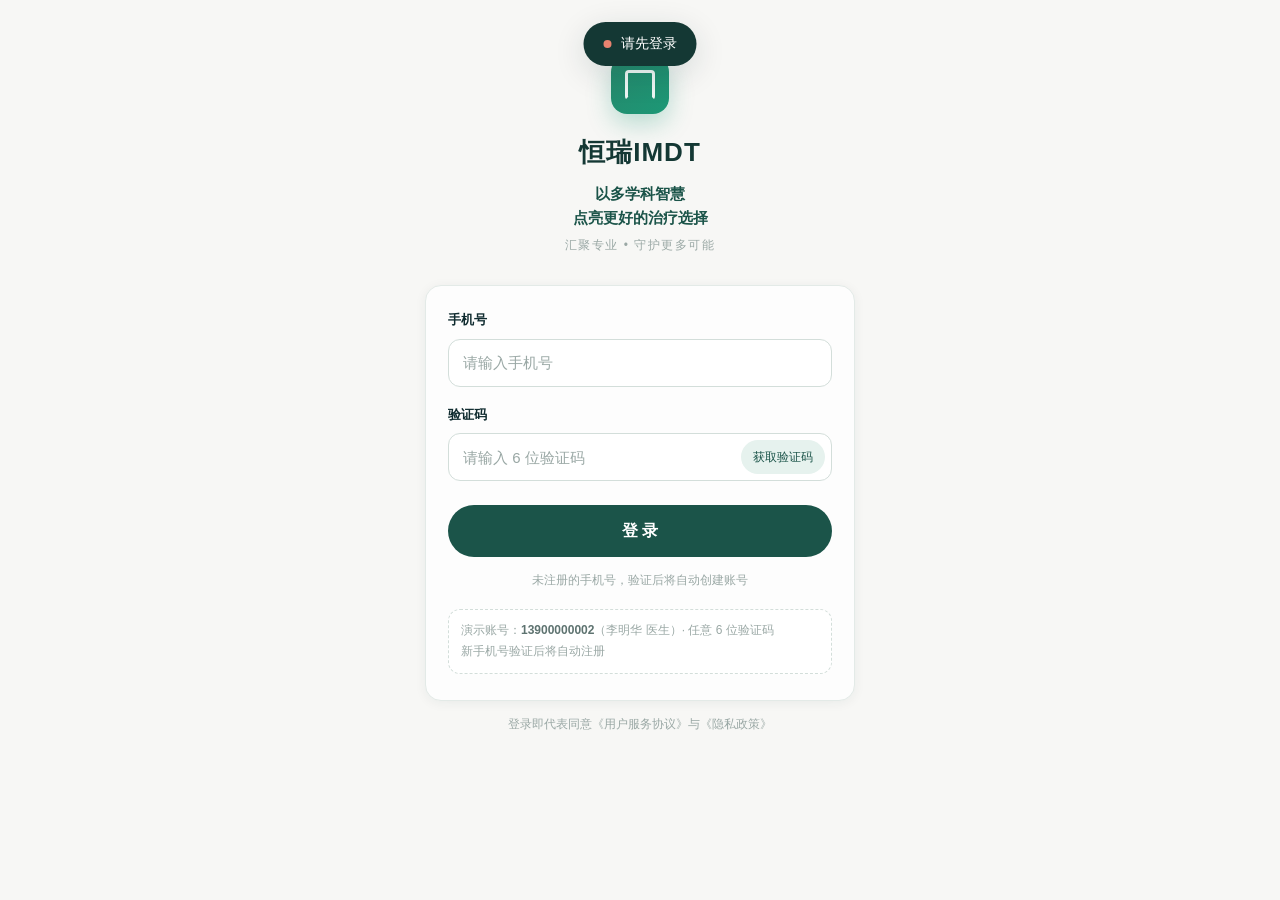
<file: user/user-slides.html>
<!DOCTYPE html>
<html lang="zh-CN">
<head>
<meta charset="UTF-8">
<meta name="viewport" content="width=device-width,initial-scale=1,viewport-fit=cover">
<title>幻灯生成记录 · 恒瑞IMDT</title>
<link rel="stylesheet" href="../assets/css/tokens.css?v=20261109">
<link rel="stylesheet" href="../assets/css/common.css?v=20261109">
<link rel="stylesheet" href="../assets/css/pages.css?v=20261109">
</head>
<body>
<div class="mobile-shell">
  <div class="app-topbar">
    <span style="width:40px"></span>
    <div class="brand-name"><span class="logo-mark"></span>恒瑞IMDT</div>
    <div class="brand-sub">汇聚专业 • 共筑更好治疗</div>
  </div>

  <div class="patient-cards" id="slides-list"></div>

  <nav class="bottom-tabbar">
    <a href="user-patients.html"><span class="tab-icon" data-ic="folder"></span>患者</a>
    <a href="user-slides.html" class="active"><span class="tab-icon" data-ic="slides"></span>幻灯记录</a>
    <a href="user-profile.html"><span class="tab-icon" data-ic="users"></span>我的</a>
  </nav>
</div>

<script src="../assets/js/seed-data.js?v=20261109"></script>
<script src="../assets/js/store.js?v=20261109"></script>
<script src="../assets/js/app.js?v=20261109"></script>
<script src="../assets/js/vendor/pptxgenjs.bundle.js?v=20261109"></script>
<script src="../assets/js/slides.js?v=20261109"></script>
<script>
(function () {
  var A = window.HRApp;
  var user = A.guard();
  if (!user) return;

  document.querySelectorAll('.tab-icon').forEach(function (el) {
    el.innerHTML = A.I[el.getAttribute('data-ic')](22);
  });
  window.HRSlides.mount(document.getElementById('slides-list'), { portal: 'user' });
})();
</script>
</body>
</html>
</file>
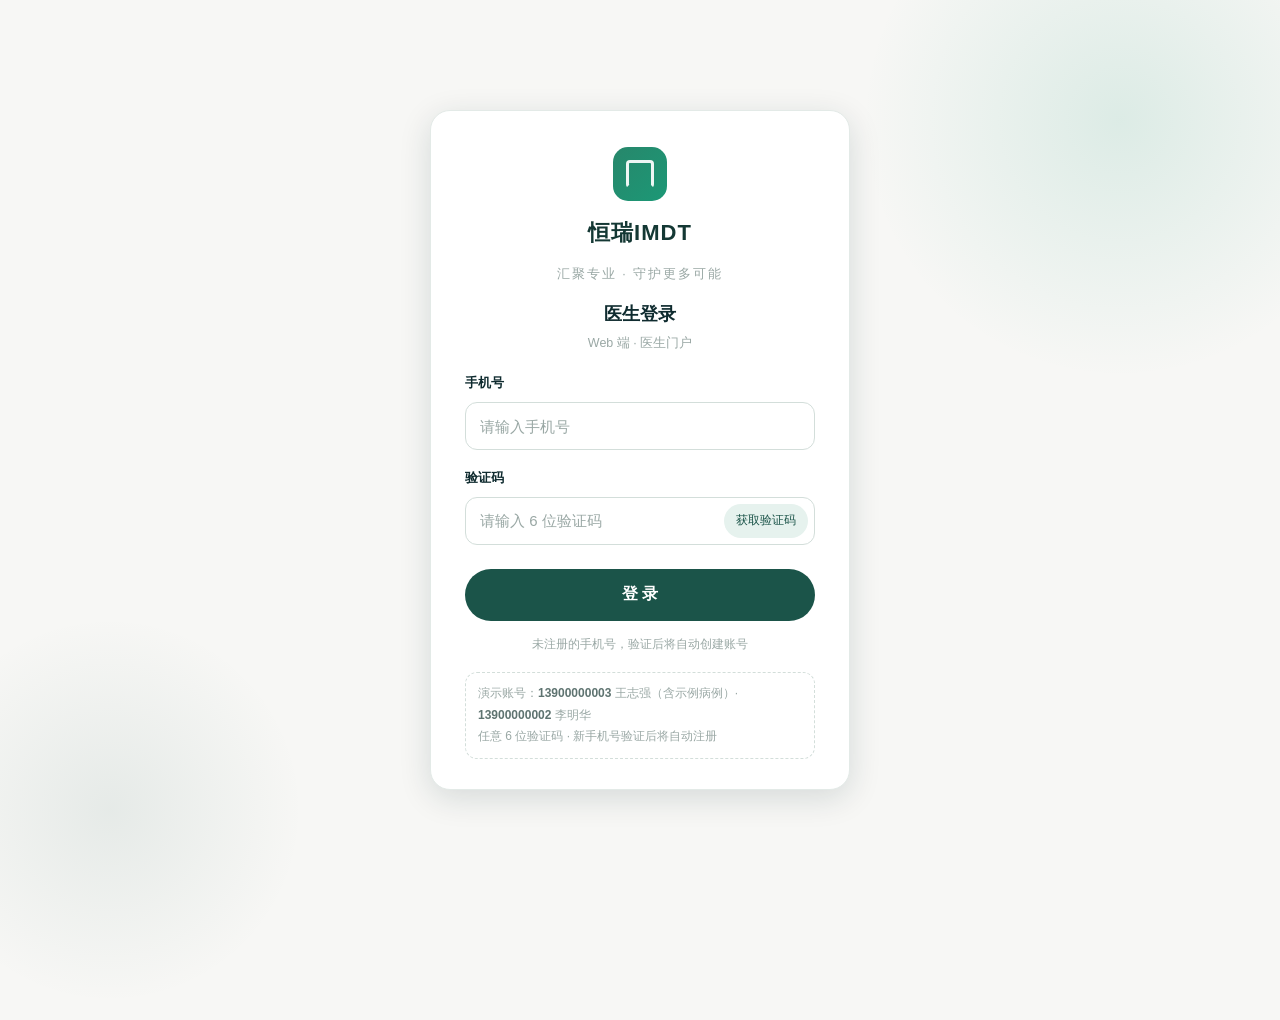
<file: web/web-login.html>
<!DOCTYPE html>
<html lang="zh-CN">
<head>
<meta charset="UTF-8">
<meta name="viewport" content="width=device-width,initial-scale=1">
<title>登录 · 恒瑞IMDT 医生门户</title>
<link rel="stylesheet" href="../assets/css/tokens.css?v=20261109">
<link rel="stylesheet" href="../assets/css/common.css?v=20261109">
<link rel="stylesheet" href="../assets/css/pages.css?v=20261109">
</head>
<body class="web-auth-body">
<div class="web-auth-card">
  <div class="wa-brand">
    <span class="logo-mark"></span>
    <span class="t1">恒瑞IMDT</span>
    <span class="t2">汇聚专业 · 守护更多可能</span>
  </div>
  <div class="wa-title" id="wa-title">医生登录</div>
  <div class="wa-sub" id="wa-sub">Web 端 · 医生门户</div>

  <!-- 第 1 步：手机号验证码（已注册登录 / 未注册进入下一步） -->
  <div id="step1">
    <form id="login-form" novalidate>
      <div class="field" id="f-phone">
        <label class="label">手机号</label>
        <input class="input" id="phone" type="tel" maxlength="11" placeholder="请输入手机号" autocomplete="tel">
        <div class="field-error">请输入正确的手机号</div>
      </div>
      <div class="field" id="f-code">
        <label class="label">验证码</label>
        <div style="position:relative">
          <input class="input" id="code" type="text" maxlength="6" inputmode="numeric" placeholder="请输入 6 位验证码" style="padding-right:112px">
          <button type="button" class="btn btn-secondary btn-xs" id="send-code" style="position:absolute;right:7px;top:7px;height:34px;padding:0 12px">获取验证码</button>
        </div>
        <div class="field-error">请输入 6 位数字验证码</div>
      </div>
      <button type="submit" class="btn btn-primary btn-block" id="submit-btn" style="margin-top:6px">登 录</button>
      <div style="text-align:center;font-size:12px;color:var(--text-faint);margin-top:14px">未注册的手机号，验证后将自动创建账号</div>
    </form>
  </div>

  <!-- 第 2 步：新用户补充账号信息 -->
  <div id="step2" style="display:none">
    <div class="field" id="f-name">
      <label class="label">姓名<span class="req">*</span></label>
      <input class="input" id="name" type="text" maxlength="20" placeholder="请输入真实姓名" autocomplete="name">
      <div class="field-error">请输入姓名</div>
    </div>
    <div class="field" id="f-hosp">
      <label class="label">医院<span class="req">*</span></label>
      <input class="input" id="hosp" type="text" maxlength="40" placeholder="请输入所在医院">
      <div class="field-error">请输入医院</div>
    </div>
    <div class="field" id="f-dept">
      <label class="label">科室<span class="req">*</span></label>
      <input class="input" id="dept" type="text" maxlength="20" placeholder="请输入科室">
      <div class="field-error">请输入科室</div>
    </div>
    <button type="button" class="btn btn-primary btn-block" id="reg-btn" style="margin-top:4px">完成注册并进入</button>
    <div style="text-align:center;margin-top:12px"><a href="javascript:void(0)" id="back-step1" style="font-size:13px">返回重新验证手机号</a></div>
  </div>

  <div class="demo-tip">演示账号：<b>13900000003</b> 王志强（含示例病例）· <b>13900000002</b> 李明华<br>任意 6 位验证码 · 新手机号验证后将自动注册</div>
</div>

<script src="../assets/js/seed-data.js?v=20261109"></script>
<script src="../assets/js/store.js?v=20261109"></script>
<script src="../assets/js/app.js?v=20261109"></script>
<script>
(function () {
  var A = window.HRApp, S = window.HRStore;

  // 已登录医生自动进入患者列表
  var session = S.getSession();
  if (session) {
    var u = S.findUserById(session.userId);
    if (u) { location.replace('web-patients.html'); return; }
  }

  var codeSent = false;
  var verifiedPhone = null;

  document.getElementById('send-code').addEventListener('click', function () {
    A.sendCode(this, function () {
      var phone = document.getElementById('phone').value.trim();
      if (!A.validPhone(phone)) { document.getElementById('f-phone').classList.add('invalid'); return '请输入正确的手机号'; }
      return null;
    }, function () { codeSent = true; });
  });

  function showStep(n) {
    document.getElementById('step1').style.display = n === 1 ? 'block' : 'none';
    document.getElementById('step2').style.display = n === 2 ? 'block' : 'none';
    document.getElementById('wa-title').textContent = n === 1 ? '医生登录' : '完善账号信息';
    document.getElementById('wa-sub').textContent = n === 1 ? 'Web 端 · 医生门户' : '将为 ' + verifiedPhone.slice(0, 3) + '****' + verifiedPhone.slice(-4) + ' 创建医生账号';
    window.scrollTo(0, 0);
  }

  document.getElementById('login-form').addEventListener('submit', function (e) {
    e.preventDefault();
    var phone = document.getElementById('phone').value.trim();
    var code = document.getElementById('code').value.trim();
    var okPhone = A.validPhone(phone);
    var okCode = /^\d{6}$/.test(code);
    document.getElementById('f-phone').classList.toggle('invalid', !okPhone);
    document.getElementById('f-code').classList.toggle('invalid', !okCode);
    if (!okPhone || !okCode) return;
    if (!codeSent) { A.toast('请先获取验证码', 'error'); return; }

    // 已注册：验证码通过直接登录
    if (S.findUserByPhone(phone)) {
      var r = A.doLogin(phone);
      if (r.error) { A.toast(r.error, 'error'); return; }
      A.flash('欢迎回来，' + r.user.name + ' 医生', 'success');
      location.href = 'web-patients.html';
      return;
    }

    // 未注册：进入第二步补充账号信息
    verifiedPhone = phone;
    showStep(2);
  });

  document.getElementById('reg-btn').addEventListener('click', function () {
    var name = document.getElementById('name').value.trim();
    var hosp = document.getElementById('hosp').value.trim();
    var dept = document.getElementById('dept').value.trim();
    var flags = { 'f-name': !!name, 'f-hosp': !!hosp, 'f-dept': !!dept };
    Object.keys(flags).forEach(function (id) {
      document.getElementById(id).classList.toggle('invalid', !flags[id]);
    });
    if (Object.keys(flags).some(function (id) { return !flags[id]; })) return;

    var user = S.createUser({
      phone: verifiedPhone,
      name: name, hospital: hosp, department: dept
    });
    S.setSession(user);
    S.touchLogin(user.id);
    A.flash('注册成功，欢迎加入恒瑞IMDT', 'success');
    location.href = 'web-patients.html';
  });

  document.getElementById('back-step1').addEventListener('click', function () {
    showStep(1);
  });
})();
</script>
</body>
</html>
</file>
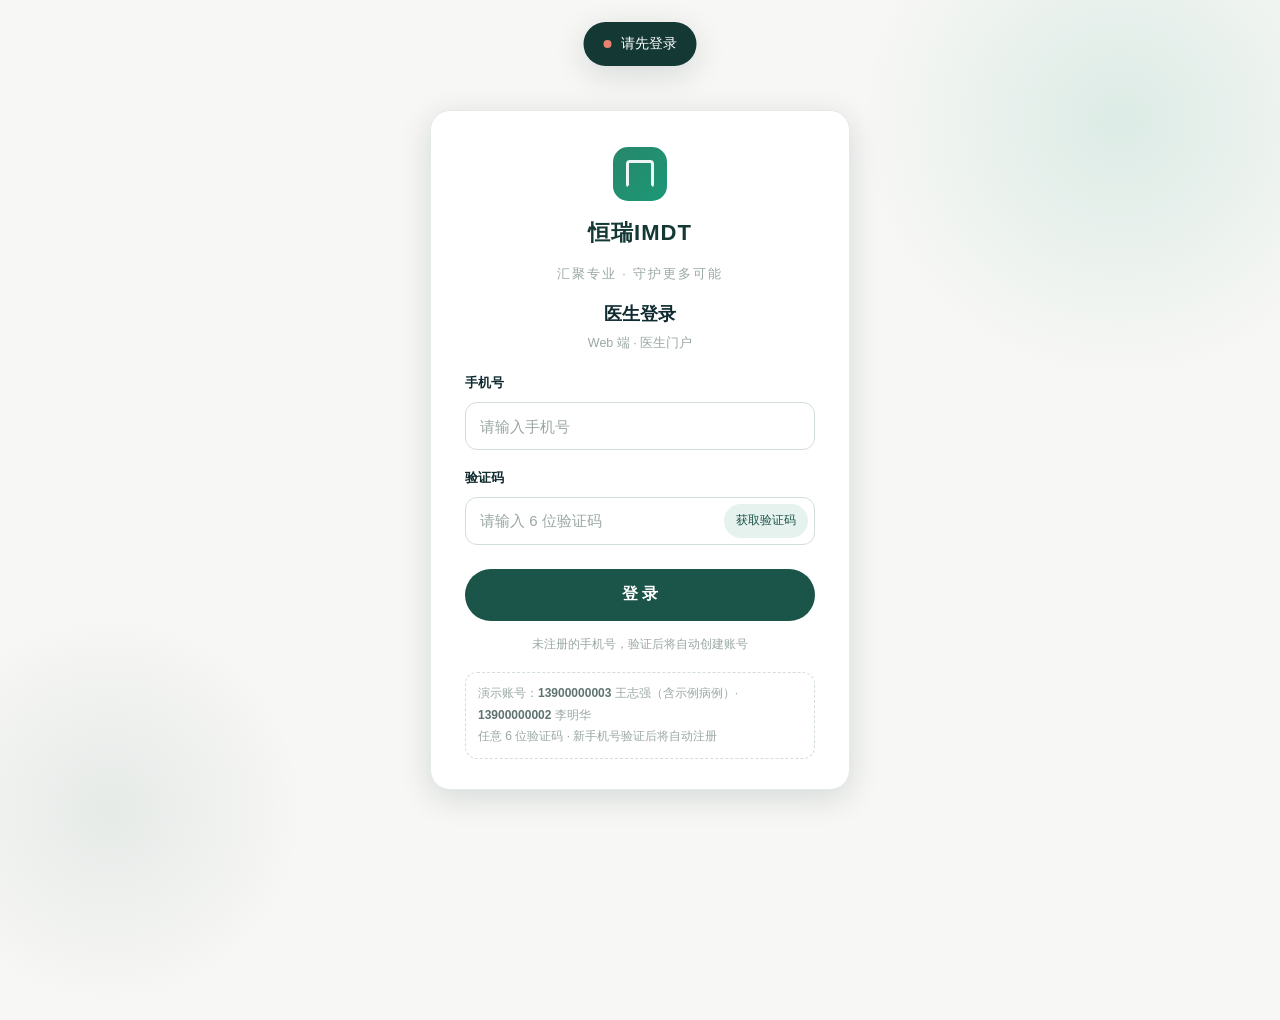
<file: web/web-patient-create.html>
<!DOCTYPE html>
<html lang="zh-CN">
<head>
<meta charset="UTF-8">
<meta name="viewport" content="width=device-width,initial-scale=1">
<title>创建患者 · 恒瑞IMDT 医生门户</title>
<link rel="stylesheet" href="../assets/css/tokens.css?v=20261109">
<link rel="stylesheet" href="../assets/css/common.css?v=20261109">
<link rel="stylesheet" href="../assets/css/pages.css?v=20261109">
</head>
<body class="web-shell">
<header class="web-topbar">
  <div class="brand"><span class="logo-mark"></span><span class="name">恒瑞IMDT</span></div>
  <nav class="nav" id="nav"></nav>
  <div class="spacer"></div>
  <div class="user-box">
    <span class="tag tag-doctor" id="tb-role">医生</span>
    <span class="user-name" id="tb-user">—</span>
    <a href="javascript:void(0)" class="logout-link" id="tb-logout">退出登录</a>
  </div>
</header>

<main class="web-main">
  <div class="create-wrap">
    <a href="web-patients.html" class="web-back" id="back-link">← 返回患者列表</a>
    <div class="card create-card">
      <div class="cc-title">创建患者档案</div>
      <div class="cc-sub">提交材料后将开始 MDT 多学科综合分析</div>

      <!-- ① 患者信息 -->
      <div class="form-section">
        <div class="fs-head"><span class="fs-num">1</span><span class="fs-t">患者信息</span><span class="fs-s">选择疾病，开始档案创建</span></div>
        <div class="form-grid">
          <div class="field" id="f-disease">
            <label class="label">疾病<span class="req">*</span></label>
            <select class="select" id="p-disease"></select>
            <div class="field-error">请选择疾病</div>
          </div>
        </div>
        <div class="info-strip"><span class="ic" data-ic="shield"></span><span>患者资料将加密处理，仅用于本次分析</span></div>
      </div>

      <!-- ② 上传材料 -->
      <div class="form-section">
        <div class="fs-head"><span class="fs-num">2</span><span class="fs-t">上传材料</span><span class="fs-s">支持 PDF / JPG / PNG，可上传多份</span></div>
        <div class="field" style="margin-bottom:16px">
          <label class="label">选择材料类型</label>
          <div class="chip-row" id="type-chips"></div>
          <div class="hint-line" style="margin:8px 0 0">请选择本次上传的材料类型，可在列表中逐份确认</div>
        </div>
        <div class="upload-zone" id="upload-zone">
          <div class="uz-icon" id="uz-icon"></div>
          <div class="uz-t">拖拽材料到此处，或点击选择文件</div>
          <div class="uz-s">支持 PDF、JPG、PNG 格式，可一次选择多份</div>
          <button type="button" class="btn btn-secondary btn-sm uz-btn" id="pick-btn">选择文件</button>
        </div>
        <div class="mat-list" id="mat-list" style="display:none;margin-top:16px">
          <div class="mat-head"><span>已上传材料</span><span class="cnt" id="mat-count">0 份</span></div>
          <div id="mat-rows"></div>
        </div>
        <div class="info-strip" style="margin-top:14px"><span class="ic" data-ic="shield"></span><span>材料已加密，隐私信息将自动脱敏</span></div>
      </div>

      <!-- 知情同意区 -->
      <div class="form-section">
        <div class="fs-head"><span class="fs-t">知情同意</span><span class="fs-s">提交前须确认已获得患者知情同意</span></div>
        <label class="consent-row">
          <input type="checkbox" id="consent">
          <span class="cb"></span>
          <span class="ct" id="consent-text">我已阅读并同意<a id="consent-link">《患者知情同意书》</a></span>
        </label>
      </div>

      <div class="form-actions">
        <button type="button" class="btn btn-secondary btn-lg" id="cancel-btn">取 消</button>
        <button type="button" class="btn btn-primary btn-lg" id="submit-btn">提交材料并分析</button>
      </div>
    </div>
  </div>
</main>

<input type="file" id="file-input" multiple accept=".pdf,.jpg,.jpeg,.png" style="display:none">

<script src="../assets/js/seed-data.js?v=20261109"></script>
<script src="../assets/js/store.js?v=20261109"></script>
<script src="../assets/js/app.js?v=20261109"></script>
<script>
(function () {
  var A = window.HRApp, S = window.HRStore;
  var user = A.guard('web');
  if (!user) return;
  A.webChrome(user, 'patients');

  var DRAFT_KEY = 'hrimdt_draft_web';
  var MAT_TYPES = window.HR_SEED.constants.materialTypes;

  document.getElementById('uz-icon').innerHTML = A.I.file(24);
  document.querySelectorAll('.info-strip .ic[data-ic]').forEach(function (el) {
    el.innerHTML = A.I[el.getAttribute('data-ic')](16);
  });

  var diseaseSel = document.getElementById('p-disease');
  diseaseSel.innerHTML = '<option value="">请选择疾病</option>' + window.HR_SEED.constants.diseases.map(function (d) {
    return '<option value="' + d + '">' + d + '</option>';
  }).join('');

  var typeChips = document.getElementById('type-chips');
  typeChips.innerHTML = MAT_TYPES.map(function (t, i) {
    return '<button type="button" class="chip' + (i === 0 ? ' active' : '') + '" data-t="' + t + '">' + t + '</button>';
  }).join('');

  var state = { disease: '', matType: MAT_TYPES[0], entries: [], consent: false };

  /* 草稿恢复（已完成材料直接还原） */
  try {
    var saved = JSON.parse(sessionStorage.getItem(DRAFT_KEY) || 'null');
    if (saved) {
      state.disease = saved.disease || '';
      state.matType = saved.matType || state.matType;
      state.consent = !!saved.consent;
      state.entries = (saved.entries || []).map(function (m) {
        return { name: m.name, ext: String(m.name).split('.').pop().toLowerCase(), size: m.size, type: m.type, state: 'done', progress: 100, source: 'file' };
      });
    }
  } catch (e) { }

  function saveDraft() {
    state.disease = diseaseSel.value;
    try {
      sessionStorage.setItem(DRAFT_KEY, JSON.stringify({
        disease: state.disease, matType: state.matType, consent: state.consent,
        entries: state.entries.filter(function (x) { return x.state === 'done'; }).map(function (x) {
          return { name: x.name, size: x.size, type: x.type };
        })
      }));
    } catch (e) { }
  }
  function clearDraft() { try { sessionStorage.removeItem(DRAFT_KEY); } catch (e) { } }

  /* 表单回填 */
  if (state.disease) diseaseSel.value = state.disease;
  document.getElementById('consent').checked = state.consent;
  typeChips.querySelectorAll('.chip').forEach(function (c) {
    c.classList.toggle('active', c.getAttribute('data-t') === state.matType);
  });

  diseaseSel.addEventListener('change', saveDraft);
  typeChips.querySelectorAll('.chip').forEach(function (c) {
    c.addEventListener('click', function () {
      typeChips.querySelectorAll('.chip').forEach(function (x) { x.classList.remove('active'); });
      c.classList.add('active');
      state.matType = c.getAttribute('data-t');
      saveDraft();
    });
  });

  /* 材料列表渲染（流水线状态） */
  function renderEntries() {
    var box = document.getElementById('mat-list');
    var rows = document.getElementById('mat-rows');
    box.style.display = state.entries.length ? 'block' : 'none';
    var doneCount = state.entries.filter(function (x) { return x.state === 'done'; }).length;
    document.getElementById('mat-count').textContent = doneCount + ' 份';
    rows.innerHTML = state.entries.map(function (x, i) {
      var badge = '';
      if (x.state === 'uploading') badge = '<span class="status-badge uploading">' + A.spin(12) + '上传中 ' + x.progress + '%</span>';
      else if (x.state === 'processing') badge = '<span class="status-badge processing">' + A.spin(12) + '处理中</span>';
      else if (x.state === 'done') badge = '<span class="status-badge done">' + A.I.check(13) + '已完成</span>';
      else badge = '<span class="status-badge failed">格式不支持</span>';
      var bar = x.state === 'uploading' ? '<div class="mini-progress"><i style="width:' + x.progress + '%"></i></div>' : '';
      var ops = '';
      if (x.state === 'failed') ops = '<button class="btn-link retry-link" data-a="retry" data-i="' + i + '">重新上传</button>';
      if (x.state === 'failed' || x.state === 'done') ops += '<button class="btn-link gray" data-a="remove" data-i="' + i + '">移除</button>';
      return '<div class="mat-row' + (x.state === 'failed' ? ' is-failed' : '') + '">' +
        '<span class="f-ic">' + A.fileIcon(x.name) + '</span>' +
        '<div class="f-main"><div class="f-name">' + A.esc(x.name) + '</div>' +
        '<div class="f-meta"><span class="tag tag-gray" style="height:20px;padding:0 8px;font-size:11px">' + A.esc(x.type) + '</span><span>' + A.esc(x.size) + '</span></div>' + bar + '</div>' +
        '<div style="display:flex;align-items:center;gap:14px;flex:none">' + badge + ops + '</div></div>';
    }).join('');
    rows.querySelectorAll('button[data-a]').forEach(function (b) {
      b.addEventListener('click', function () {
        var i = +b.getAttribute('data-i');
        if (b.getAttribute('data-a') === 'remove') {
          state.entries.splice(i, 1);
          renderEntries(); saveDraft();
        } else {
          retryIndex = i;
          document.getElementById('file-input').removeAttribute('multiple');
          document.getElementById('file-input').click();
        }
      });
    });
  }

  function addFiles(files, replaceIndex) {
    var arr = Array.prototype.slice.call(files || []);
    if (!arr.length) return;
    arr.forEach(function (f, idx) {
      var entry = A.makeFileEntry(f);
      entry.type = state.matType;
      if (replaceIndex != null && idx === 0) state.entries[replaceIndex] = entry;
      else state.entries.push(entry);
      A.processFileEntry(entry, { onUpdate: renderEntries, onDone: saveDraft });
    });
    document.getElementById('file-input').setAttribute('multiple', '');
    renderEntries();
  }

  var retryIndex = null;
  document.getElementById('file-input').addEventListener('change', function () {
    addFiles(this.files, retryIndex);
    retryIndex = null;
    this.value = '';
  });

  /* 点击 / 拖拽上传 */
  document.getElementById('pick-btn').addEventListener('click', function (e) {
    e.stopPropagation();
    document.getElementById('file-input').click();
  });
  var zone = document.getElementById('upload-zone');
  zone.addEventListener('click', function () { document.getElementById('file-input').click(); });
  zone.addEventListener('dragover', function (e) { e.preventDefault(); zone.classList.add('dragover'); });
  zone.addEventListener('dragleave', function () { zone.classList.remove('dragover'); });
  zone.addEventListener('drop', function (e) {
    e.preventDefault();
    zone.classList.remove('dragover');
    addFiles(e.dataTransfer.files);
  });

  /* 知情同意 */
  document.getElementById('consent').addEventListener('change', function () {
    state.consent = this.checked; saveDraft();
  });
  document.getElementById('consent-link').addEventListener('click', function (e) {
    e.preventDefault(); A.openConsentModal();
  });
  document.getElementById('consent-text').addEventListener('click', function (e) {
    if (e.target.id !== 'consent-link') document.getElementById('consent').click();
  });

  /* 取消 */
  function goBack() { location.href = 'web-patients.html'; }
  document.getElementById('cancel-btn').addEventListener('click', function () {
    var hasContent = diseaseSel.value || state.entries.length;
    if (hasContent) {
      A.confirmModal({ title: '放弃创建？', body: '当前填写的信息与已上传的材料将被清空', confirmText: '放弃', danger: true }).then(function (ok) {
        if (ok) { clearDraft(); goBack(); }
      });
    } else goBack();
  });
  document.getElementById('back-link').addEventListener('click', function (e) {
    e.preventDefault();
    saveDraft();
    goBack();
  });

  /* 提交校验（按文档顺序） */
  document.getElementById('submit-btn').addEventListener('click', function () {
    if (!diseaseSel.value) {
      document.getElementById('f-disease').classList.add('invalid');
      A.toast('请选择疾病', 'error');
      return;
    }
    document.getElementById('f-disease').classList.remove('invalid');
    var busy = state.entries.some(function (x) { return x.state === 'uploading' || x.state === 'processing'; });
    if (busy) { A.toast('仍有文件正在处理，请稍候', 'error'); return; }
    var materials = state.entries.filter(function (x) { return x.state === 'done'; }).map(function (x) {
      return { type: x.type, name: x.name, size: x.size, source: x.source || 'file' };
    });
    if (!materials.length) { A.toast('请至少上传 1 份材料', 'error'); return; }
    if (!state.consent) { A.toast('请先阅读并同意《患者知情同意书》', 'error'); return; }

    var p = S.createPatient({
      disease: diseaseSel.value,
      materials: materials,
      creatorId: user.id,
      creatorName: user.name
    });
    clearDraft();
    A.flash('材料提交成功，已开始 MDT 分析', 'success');
    location.href = 'web-patient-detail.html?id=' + p.id;
  });

  renderEntries();
})();
</script>
</body>
</html>
</file>
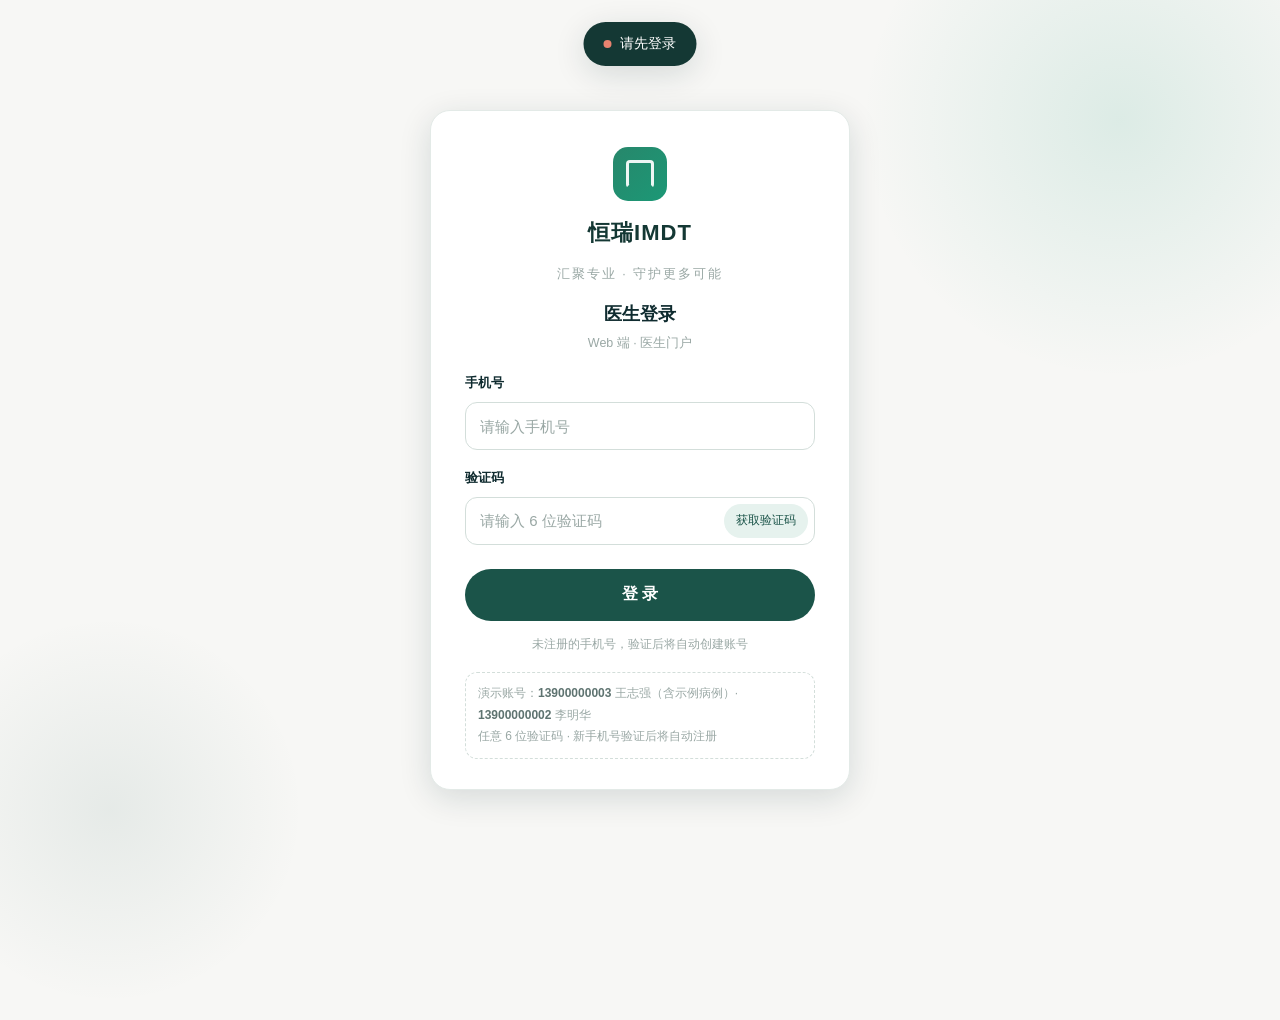
<file: web/web-patient-detail.html>
<!DOCTYPE html>
<html lang="zh-CN">
<head>
<meta charset="UTF-8">
<meta name="viewport" content="width=device-width,initial-scale=1">
<title>患者详情 · 恒瑞IMDT 医生门户</title>
<link rel="stylesheet" href="../assets/css/tokens.css?v=20261109">
<link rel="stylesheet" href="../assets/css/common.css?v=20261109">
<link rel="stylesheet" href="../assets/css/pages.css?v=20261109">
</head>
<body class="web-shell">
<header class="web-topbar">
  <div class="brand"><span class="logo-mark"></span><span class="name">恒瑞IMDT</span></div>
  <nav class="nav" id="nav"></nav>
  <div class="spacer"></div>
  <div class="user-box">
    <span class="tag tag-doctor" id="tb-role">医生</span>
    <span class="user-name" id="tb-user">—</span>
    <a href="javascript:void(0)" class="logout-link" id="tb-logout">退出登录</a>
  </div>
</header>

<main class="web-main">
  <a href="web-patients.html" class="web-back">← 返回患者列表</a>

  <div class="card detail-head-card">
    <div class="dh-main">
      <div class="dh-code" id="dh-code">—</div>
      <div class="dh-meta" id="dh-meta">—</div>
      <div class="dh-chips" id="dh-chips"></div>
    </div>
    <div class="dh-side">
      <span id="dh-status"></span>
      <div class="dh-update" id="dh-update">—</div>
      <button type="button" class="btn btn-primary btn-sm" id="generate-slides" disabled title="分析完成且有结果后可生成幻灯">生成幻灯</button>
    </div>
  </div>

  <div class="card" id="detail-card">
    <!-- 分析中：进度视图 -->
    <div id="progress-view" style="display:none">
      <div style="text-align:center;padding:26px 0 8px">
        <div class="big-percent"><span id="percent">0</span>%</div>
        <div style="font-size:13px;color:var(--text-sub);font-weight:600;margin-top:2px" id="percent-label">结构化解析中</div>
        <div style="font-size:12.5px;color:var(--text-faint);margin-top:8px">分析完成后将自动展示 MDT 结果内容</div>
      </div>
      <div style="max-width:560px;margin:20px auto 26px" class="progress-steps" id="steps"></div>
    </div>

    <!-- 已完成：分析内容与幻灯记录 Tab -->
    <div id="tabs-view" style="display:none">
      <div class="tab-bar" id="tab-bar">
        <button type="button" class="tb active" data-tab="timeline" aria-pressed="true">疾病进展</button>
        <button type="button" class="tb" data-tab="mdt" aria-pressed="false">MDT 建议</button>
        <button type="button" class="tb" data-tab="systems" aria-pressed="false">多系统累及</button>
        <button type="button" class="tb" data-tab="slides" aria-pressed="false">幻灯生成记录</button>
      </div>
      <div class="tab-panel" data-panel="timeline">
        <div class="tp-head"><span class="t">疾病进展时间线</span><span class="s">按时间轴展示诊疗进展</span></div>
        <div class="timeline" id="timeline"></div>
      </div>
      <div class="tab-panel" data-panel="mdt" style="display:none">
        <div class="tp-head"><span class="t">MDT 建议</span><span class="s">多学科协同形成的诊疗建议</span></div>
        <div id="mdt-body"></div>
      </div>
      <div class="tab-panel" data-panel="systems" style="display:none">
        <div class="tp-head"><span class="t">多系统累及</span><span class="s">各系统相关指标与变化方向</span></div>
        <div id="systems-body"></div>
      </div>
      <div class="tab-panel" data-panel="slides" style="display:none">
        <div id="patient-slides"></div>
      </div>
    </div>
  </div>
</main>

<script src="../assets/js/seed-data.js?v=20261109"></script>
<script src="../assets/js/store.js?v=20261109"></script>
<script src="../assets/js/app.js?v=20261109"></script>
<script src="../assets/js/vendor/pptxgenjs.bundle.js?v=20261109"></script>
<script src="../assets/js/slides.js?v=20261109"></script>
<script>
(function () {
  var A = window.HRApp, S = window.HRStore;
  var user = A.guard('web');
  if (!user) return;
  A.webChrome(user, 'patients');

  var id = A.getParam('id');
  var patient = id ? S.getPatientById(id) : null;
  if (!patient || patient.creatorId !== user.id) {
    A.toast('无权查看该患者', 'error');
    setTimeout(function () { location.replace('web-patients.html'); }, 600);
    return;
  }

  var DEPT_ICONS = { '心内科': 'heart', '肾病科': 'kidney', '肿瘤科': 'tumor', '影像科': 'scan' };
  var SYS_ICONS = { '肺与呼吸': 'lung', '血液系统': 'blood', '电解质': 'bolt', '肝脏与营养': 'liver', '心血管系统': 'heart', '肾脏功能': 'kidney' };
  var TREND = { up: { arr: '▲', cls: 'up' }, down: { arr: '▼', cls: 'down' }, flat: { arr: '●', cls: 'flat' } };

  /* ---------- 头部卡 ---------- */
  function renderHead(p) {
    document.getElementById('dh-code').textContent = p.code;
    document.getElementById('dh-meta').textContent =
      (p.gender ? p.gender : '—') + (p.age ? ' · ' + p.age + '岁' : '') + ' · 材料 ' + p.materials.length + ' 份';
    document.getElementById('dh-chips').innerHTML =
      '<span class="tag tag-gray">' + A.esc(p.disease) + '</span>' +
      (p.isSample ? '<span class="tag tag-doctor">示例病例</span>' : '');
    document.getElementById('dh-status').innerHTML = A.statusTag(p);
    document.getElementById('dh-update').textContent = '更新于 ' + p.updatedAt;
    var generateButton = document.getElementById('generate-slides');
    generateButton.disabled = !(p.status === 'completed' && p.result);
    generateButton.title = generateButton.disabled ? '分析完成且有结果后可生成幻灯' : '生成病例幻灯';
  }

  /* ---------- 进度视图 ---------- */
  var percent = Math.max(10, (patient.progressStep - 1) * 25);
  var percentTimer = null;

  function renderSteps(p) {
    var steps = A.PROGRESS_STEPS;
    document.getElementById('steps').innerHTML = steps.map(function (s, i) {
      var n = i + 1;
      var cls = n <= p.progressStep ? 'done' : (n === p.progressStep + 1 && p.status !== 'completed' ? 'active' : '');
      var dot = n <= p.progressStep ? A.I.check(14) : n;
      return '<div class="p-step ' + cls + '">' +
        '<div class="p-rail"><div class="p-dot">' + dot + '</div>' + (n < 4 ? '<div class="p-line"></div>' : '') + '</div>' +
        '<div class="p-body"><div class="pt">' + s.name + '</div><div class="pd">' + s.desc + '</div></div></div>';
    }).join('');
    var done = p.status === 'completed';
    document.getElementById('percent').textContent = done ? 100 : Math.min(96, Math.round(percent));
    document.getElementById('percent-label').textContent = done ? '分析完成' : (p.progressStep === 2 ? '结构化解析中' : (p.progressStep === 3 ? 'MDT 分析中' : '处理中'));
  }

  function startPercentLoop() {
    if (percentTimer) return;
    percentTimer = setInterval(function () {
      var p = S.getPatientById(patient.id);
      var cap = p.status === 'completed' ? 100 : p.progressStep * 25;
      if (percent < cap) percent = Math.min(cap, percent + 3 + Math.random() * 4);
      document.getElementById('percent').textContent = Math.round(percent);
    }, 380);
  }

  /* ---------- Tab 内容 ---------- */
  function renderTimeline(p) {
    document.getElementById('timeline').innerHTML = (p.timeline || []).map(function (t) {
      return '<div class="tl-item">' +
        '<div class="tl-rail"><div class="tl-dot"></div><div class="tl-line"></div></div>' +
        '<div class="tl-body">' +
        '<div class="tl-date">' + A.esc(t.date) + '</div>' +
        '<div class="tl-head"><span class="tl-title">' + A.esc(t.title) + '</span><span class="tl-tag">' + A.esc(t.tag) + '</span></div>' +
        '<div class="tl-desc">' + A.esc(t.desc) + '</div></div></div>';
    }).join('') || '<div class="empty-state" style="padding:36px 20px"><div class="es-t">暂无进展记录</div></div>';
  }

  function renderMdt(p) {
    var r = p.result;
    var html = '';
    if (!r) {
      html = '<div class="empty-state" style="padding:36px 20px"><div class="es-ic">' + A.I.doc(26) + '</div><div class="es-t">暂无分析结果</div><div class="es-s">请稍后刷新查看</div></div>';
    } else {
      html += '<div class="focus-block">' +
        '<div class="fb-t">MDT 综合建议</div>' +
        '<div class="fb-text">' + A.esc(r.overall) + '</div>' +
        '<div class="fb-chips">' + (r.keyPoints || []).map(function (k) {
          return '<span class="kp">' + A.esc(k.k) + (k.sub ? '<span class="sub">' + A.esc(k.sub) + '</span>' : '') + '</span>';
        }).join('') + '</div></div>';
      html += (r.departments || []).map(function (d) {
        var ic = DEPT_ICONS[d.name] || 'dept';
        return '<div class="accordion">' +
          '<div class="acc-head"><span class="acc-ic">' + A.I[ic](16) + '</span>' +
          '<div class="acc-t"><div class="at">' + A.esc(d.name) + '建议</div><div class="as">' + A.esc(d.summary) + '</div></div>' +
          '<span class="acc-arrow">' + A.I.arrowR(16) + '</span></div>' +
          '<div class="acc-body">' + (d.points || []).map(function (pt) {
            return '<div class="ab-row"><div class="ab-label">' + A.esc(pt.label) + '</div><div class="ab-text">' + A.esc(pt.text) + '</div></div>';
          }).join('') + '</div></div>';
      }).join('');
      html += '<div class="disclaimer"><span>' + A.I.info(15) + '</span><span>' + A.esc(r.disclaimer || '内容仅供医生参考，最终方案以临床评估为准') + '</span></div>';
    }
    document.getElementById('mdt-body').innerHTML = html;
    document.querySelectorAll('#mdt-body .acc-head').forEach(function (h) {
      h.addEventListener('click', function () { h.parentElement.classList.toggle('open'); });
    });
  }

  function renderSystems(p) {
    var systems = p.systems || [];
    if (!systems.length) {
      document.getElementById('systems-body').innerHTML = '<div class="empty-state" style="padding:36px 20px"><div class="es-t">暂无多系统累及数据</div><div class="es-s">分析完成后如有相关指标将在此展示</div></div>';
      return;
    }
    var html = '<div class="sys-grid">' + systems.map(function (s) {
      var ic = SYS_ICONS[s.system] || 'info';
      return '<div class="sys-card">' +
        '<div class="sys-h"><span class="sys-ic">' + A.I[ic](15) + '</span>' + A.esc(s.system) + '</div>' +
        '<div class="sys-note">' + A.esc(s.note || '') + '</div>' +
        (s.metrics || []).map(function (m) {
          var t = TREND[m.trend] || TREND.flat;
          return '<div class="metric-row"><span class="m-name">' + A.esc(m.name) + '</span>' +
            '<span class="m-val ' + t.cls + '">' + A.esc(m.value) + (m.unit ? ' ' + A.esc(m.unit) : '') + '<span class="arr">' + t.arr + '</span></span></div>';
        }).join('') + '</div>';
    }).join('') + '</div>' +
      '<div class="sys-legend"><span class="up">▲ 上升</span><span class="down">▼ 下降</span><span>● 平稳</span></div>';
    document.getElementById('systems-body').innerHTML = html;
  }

  /* ---------- Tab 切换 ---------- */
  document.querySelectorAll('#tab-bar .tb').forEach(function (tb) {
    tb.addEventListener('click', function () {
      document.querySelectorAll('#tab-bar .tb').forEach(function (x) {
        x.classList.remove('active');
        x.setAttribute('aria-pressed', 'false');
      });
      tb.classList.add('active');
      tb.setAttribute('aria-pressed', 'true');
      var name = tb.getAttribute('data-tab');
      document.querySelectorAll('#tabs-view > .tab-panel').forEach(function (p) {
        p.style.display = p.getAttribute('data-panel') === name ? 'block' : 'none';
      });
    });
  });

  document.getElementById('generate-slides').addEventListener('click', function () {
    if (this.disabled) return;
    window.HRSlides.openGenerate(patient.id, function (record) {
      document.querySelector('#tab-bar .tb[data-tab="slides"]').click();
    });
  });

  /* ---------- 视图装配 ---------- */
  var slidesMounted = false;
  function showTabs(p) {
    if (percentTimer) { clearInterval(percentTimer); percentTimer = null; }
    document.getElementById('progress-view').style.display = 'none';
    document.getElementById('tabs-view').style.display = 'block';
    renderTimeline(p);
    renderMdt(p);
    renderSystems(p);
    if (!slidesMounted) {
      window.HRSlides.mount(document.getElementById('patient-slides'), { patientId: patient.id, portal: 'web' });
      slidesMounted = true;
    }
  }

  function showProgress(p) {
    document.getElementById('progress-view').style.display = 'block';
    document.getElementById('tabs-view').style.display = 'none';
    renderSteps(p);
    startPercentLoop();
    A.runProgressSimulation(p.id, {
      onUpdate: renderSteps,
      onDone: function (done) {
        percent = 100;
        renderSteps(done);
        renderHead(done);
        A.toast('MDT 分析完成，结果已生成', 'success');
        setTimeout(function () { showTabs(done); }, 500);
      }
    });
  }

  renderHead(patient);
  if (patient.status === 'completed') showTabs(patient);
  else showProgress(patient);
})();
</script>
</body>
</html>
</file>
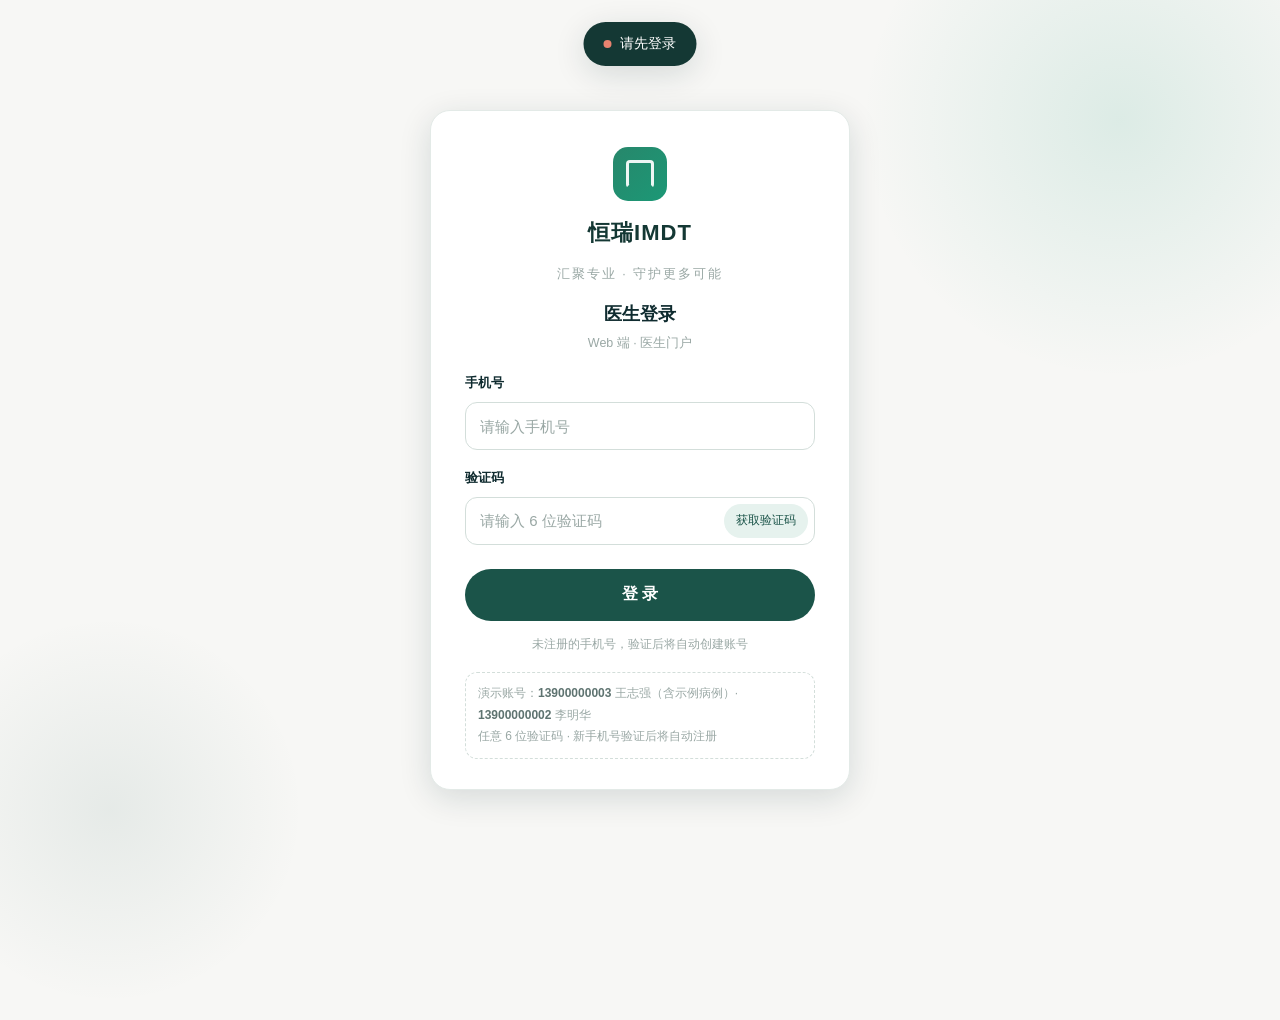
<file: web/web-patients.html>
<!DOCTYPE html>
<html lang="zh-CN">
<head>
<meta charset="UTF-8">
<meta name="viewport" content="width=device-width,initial-scale=1">
<title>患者管理 · 恒瑞IMDT 医生门户</title>
<link rel="stylesheet" href="../assets/css/tokens.css?v=20261109">
<link rel="stylesheet" href="../assets/css/common.css?v=20261109">
<link rel="stylesheet" href="../assets/css/pages.css?v=20261109">
</head>
<body class="web-shell">
<header class="web-topbar">
  <div class="brand"><span class="logo-mark"></span><span class="name">恒瑞IMDT</span></div>
  <nav class="nav" id="nav"></nav>
  <div class="spacer"></div>
  <div class="user-box">
    <span class="tag tag-doctor" id="tb-role">医生</span>
    <span class="user-name" id="tb-user">—</span>
    <a href="javascript:void(0)" class="logout-link" id="tb-logout">退出登录</a>
  </div>
</header>

<main class="web-main">
  <div class="page-head">
    <div>
      <div class="ph-t">患者管理</div>
      <div class="ph-s" id="ph-s">患者档案管理</div>
    </div>
    <button class="btn btn-primary btn-lg" id="create-btn">＋ 创建患者</button>
  </div>

  <div class="filter-bar">
    <div class="search-wrap">
      <span class="s-ic" id="search-ic"></span>
      <input id="search-input" type="text" placeholder="搜索患者编号">
    </div>
    <select id="f-gender">
      <option value="">性别 · 全部</option>
      <option value="男">男</option>
      <option value="女">女</option>
    </select>
    <select id="f-age">
      <option value="">年龄段 · 全部</option>
      <option value="lt40">40 岁以下</option>
      <option value="4060">40 - 60 岁</option>
      <option value="gt60">60 岁以上</option>
    </select>
    <select id="f-disease"></select>
    <select id="f-status">
      <option value="">状态 · 全部</option>
      <option value="analyzing">分析中</option>
      <option value="completed">已完成</option>
    </select>
  </div>

  <div class="card">
    <div class="table-wrap">
      <table class="table">
        <thead>
          <tr>
            <th>患者编号</th>
            <th>性别 · 年龄</th>
            <th>疾病</th>
            <th>材料</th>
            <th>状态</th>
            <th>更新时间</th>
          </tr>
        </thead>
        <tbody id="tbody"></tbody>
      </table>
    </div>
    <div class="empty-state" id="empty" style="display:none;padding:52px 20px">
      <div class="es-ic" id="es-ic"></div>
      <div class="es-t" id="es-t">暂无患者档案</div>
      <div class="es-s" id="es-s">点击"创建患者"开始第一次 MDT 分析</div>
    </div>
  </div>
  <div class="count-note" id="count-note"></div>
</main>

<script src="../assets/js/seed-data.js?v=20261109"></script>
<script src="../assets/js/store.js?v=20261109"></script>
<script src="../assets/js/app.js?v=20261109"></script>
<script>
(function () {
  var A = window.HRApp, S = window.HRStore;
  var user = A.guard('web');
  if (!user) return;
  A.webChrome(user, 'patients');

  document.getElementById('search-ic').innerHTML = A.I.search(17);
  document.getElementById('es-ic').innerHTML = A.I.folder(26);

  var filter = { q: '', gender: '', age: '', disease: '', status: '' };

  function inAgeBand(p) {
    if (!filter.age || !p.age) return !filter.age;
    if (filter.age === 'lt40') return p.age < 40;
    if (filter.age === '4060') return p.age >= 40 && p.age <= 60;
    return p.age > 60;
  }

  function render() {
    var list = S.listPatientsByCreator(user.id);
    if (filter.q) {
      var q = filter.q.toLowerCase();
      list = list.filter(function (p) { return p.code.toLowerCase().indexOf(q) >= 0; });
    }
    if (filter.gender) list = list.filter(function (p) { return p.gender === filter.gender; });
    list = list.filter(inAgeBand);
    if (filter.disease) list = list.filter(function (p) { return p.disease === filter.disease; });
    if (filter.status) list = list.filter(function (p) { return p.status === filter.status; });

    var tbody = document.getElementById('tbody');
    tbody.innerHTML = list.map(function (p) {
      return '<tr class="table-row-link" data-id="' + p.id + '">' +
        '<td class="num">' + A.esc(p.code) + '</td>' +
        '<td>' + A.esc(p.gender ? p.gender : '—') + (p.age ? ' · ' + p.age + '岁' : '') + '</td>' +
        '<td>' + A.esc(p.disease) + '</td>' +
        '<td>' + p.materials.length + ' 份</td>' +
        '<td>' + A.statusTag(p) + '</td>' +
        '<td class="cell-sub">' + A.esc(p.updatedAt) + '</td></tr>';
    }).join('');
    tbody.querySelectorAll('.table-row-link').forEach(function (tr) {
      tr.addEventListener('click', function () {
        location.href = 'web-patient-detail.html?id=' + tr.getAttribute('data-id');
      });
    });

    var empty = document.getElementById('empty');
    var hasFilter = filter.q || filter.gender || filter.age || filter.disease || filter.status;
    empty.style.display = list.length ? 'none' : 'block';
    if (!list.length) {
      document.getElementById('es-t').textContent = hasFilter ? '没有符合条件的患者' : '暂无患者档案';
      document.getElementById('es-s').textContent = hasFilter ? '试试调整搜索或筛选条件' : '点击"创建患者"开始第一次 MDT 分析';
    }
    document.querySelector('.table-wrap').style.display = list.length ? 'block' : 'none';
    document.getElementById('count-note').textContent = '共 ' + list.length + ' 位患者';
  }

  function renderDiseaseOptions() {
    var diseases = [];
    S.listPatientsByCreator(user.id).forEach(function (p) {
      if (diseases.indexOf(p.disease) < 0) diseases.push(p.disease);
    });
    var sel = document.getElementById('f-disease');
    sel.innerHTML = '<option value="">疾病 · 全部</option>' + diseases.map(function (d) {
      return '<option value="' + A.esc(d) + '">' + A.esc(d) + '</option>';
    }).join('');
    sel.value = filter.disease;
  }

  document.getElementById('search-input').addEventListener('input', function () {
    filter.q = this.value.trim(); render();
  });
  [['f-gender', 'gender'], ['f-age', 'age'], ['f-disease', 'disease'], ['f-status', 'status']].forEach(function (pair) {
    document.getElementById(pair[0]).addEventListener('change', function () {
      filter[pair[1]] = this.value; render();
    });
  });
  document.getElementById('create-btn').addEventListener('click', function () {
    location.href = 'web-patient-create.html';
  });

  renderDiseaseOptions();
  render();
})();
</script>
</body>
</html>
</file>
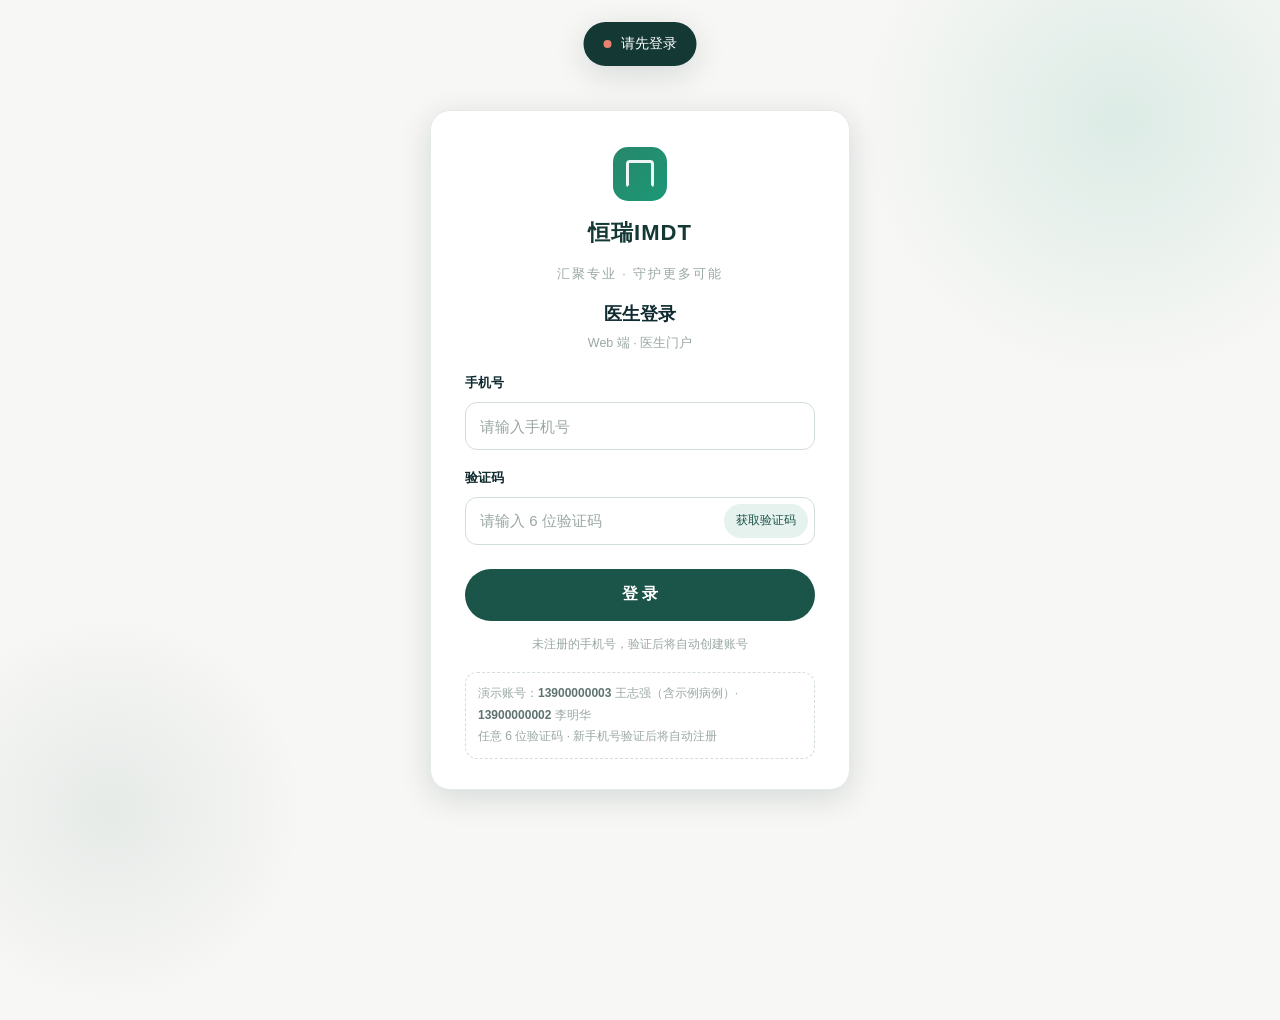
<file: web/web-slides.html>
<!DOCTYPE html>
<html lang="zh-CN">
<head>
<meta charset="UTF-8">
<meta name="viewport" content="width=device-width,initial-scale=1">
<title>幻灯生成记录 · 恒瑞IMDT 医生门户</title>
<link rel="stylesheet" href="../assets/css/tokens.css?v=20261109">
<link rel="stylesheet" href="../assets/css/common.css?v=20261109">
<link rel="stylesheet" href="../assets/css/pages.css?v=20261109">
</head>
<body class="web-shell">
<header class="web-topbar">
  <div class="brand"><span class="logo-mark"></span><span class="name">恒瑞IMDT</span></div>
  <nav class="nav" id="nav"></nav>
  <div class="spacer"></div>
  <div class="user-box">
    <span class="tag tag-doctor" id="tb-role">医生</span>
    <span class="user-name" id="tb-user">—</span>
    <a href="javascript:void(0)" class="logout-link" id="tb-logout">退出登录</a>
  </div>
</header>

<main class="web-main">
  <div id="slides-list"></div>
</main>

<script src="../assets/js/seed-data.js?v=20261109"></script>
<script src="../assets/js/store.js?v=20261109"></script>
<script src="../assets/js/app.js?v=20261109"></script>
<script src="../assets/js/vendor/pptxgenjs.bundle.js?v=20261109"></script>
<script src="../assets/js/slides.js?v=20261109"></script>
<script>
(function () {
  var A = window.HRApp;
  var user = A.guard('web');
  if (!user) return;
  A.webChrome(user, 'slides');

  window.HRSlides.mount(document.getElementById('slides-list'), { portal: 'web' });
})();
</script>
</body>
</html>
</file>
<file: assets/css/tokens.css>
/* 恒瑞IMDT 设计令牌（提取自 UI 设计图） */
:root{
  --bg-page:#F7F7F5;
  --bg-card:#FDFDFD;
  --bg-card-2:#FFFFFF;
  --primary:#1B5449;
  --primary-hover:#236558;
  --primary-dark:#143834;
  --primary-mid:#1C9876;
  --mint:#E6F2EE;
  --mint-2:#EBF5F2;
  --text-main:#0F2B2F;
  --text-sub:#5E7370;
  --text-faint:#9AA8A5;
  --border:#E3EAE7;
  --border-strong:#D3DEDA;
  --danger:#C0503D;
  --danger-bg:#FBEFEC;
  --warn:#B7791F;
  --warn-bg:#FBF3E4;
  --ok:#1C9876;
  --trend-up:#C0503D;
  --trend-down:#B7791F;
  --trend-flat:#9AA8A5;
  --camera-bg:#0F1C2C;
  --radius-lg:20px;
  --radius-md:16px;
  --radius-sm:12px;
  --radius-xs:10px;
  --radius-pill:999px;
  --shadow-card:0 2px 12px rgba(15,43,47,.06);
  --shadow-pop:0 8px 32px rgba(15,43,47,.14);
  --font:-apple-system,BlinkMacSystemFont,"PingFang SC","Hiragino Sans GB","Microsoft YaHei","Segoe UI",sans-serif;
  --mono:"SF Mono",Menlo,Consolas,"PingFang SC",monospace;
}
</file>
<file: assets/css/common.css>
/* 恒瑞IMDT 公共组件与移动端外壳 */
*{margin:0;padding:0;box-sizing:border-box;-webkit-tap-highlight-color:transparent}
html{-webkit-text-size-adjust:100%}
body{font-family:var(--font);color:var(--text-main);background:var(--bg-page);font-size:14px;line-height:1.6}
button{font-family:inherit;border:none;background:none;cursor:pointer;color:inherit}
input,select,textarea{font-family:inherit;font-size:inherit;color:inherit}
a{color:var(--primary);text-decoration:none}
ul,ol{list-style:none}
::placeholder{color:var(--text-faint)}

/* ---------- 移动端外壳 ---------- */
.mobile-shell{max-width:430px;margin:0 auto;min-height:100vh;background:var(--bg-page);position:relative;padding-bottom:calc(76px + env(safe-area-inset-bottom))}
@media (max-width:430px){.mobile-shell{max-width:100%}}
.app-topbar{position:sticky;top:0;z-index:40;background:rgba(247,247,245,.94);backdrop-filter:saturate(1.4) blur(10px);padding:10px 16px 8px;text-align:center}
.app-topbar .back-btn{position:absolute;left:8px;top:8px;width:40px;height:40px;display:flex;align-items:center;justify-content:center;color:var(--text-main);border-radius:50%}
.app-topbar .back-btn:active{background:rgba(15,43,47,.06)}
.app-topbar .brand-name{font-size:17px;font-weight:700;color:var(--primary-dark);letter-spacing:.5px;display:flex;align-items:center;justify-content:center;gap:6px}
.app-topbar .brand-name .logo-mark{width:18px;height:18px;border-radius:5px;background:linear-gradient(135deg,#27876B,#1C9876);position:relative;flex:none}
.app-topbar .brand-name .logo-mark::after{content:"";position:absolute;inset:4px;border-radius:2px;border:2px solid rgba(255,255,255,.9);border-bottom-color:transparent}
.app-topbar .brand-sub{font-size:10px;color:var(--text-faint);letter-spacing:2px;margin-top:1px}
.bottom-tabbar{position:fixed;bottom:0;left:50%;transform:translateX(-50%);width:min(430px,100%);background:var(--bg-card-2);border-top:1px solid var(--border);display:flex;z-index:40;padding-bottom:env(safe-area-inset-bottom)}
.bottom-tabbar a{flex:1;display:flex;flex-direction:column;align-items:center;gap:2px;padding:9px 0 7px;color:var(--text-faint);font-size:11px}
.bottom-tabbar a .tab-icon{width:24px;height:24px;display:flex;align-items:center;justify-content:center}
.bottom-tabbar a.active{color:var(--primary);font-weight:600}

/* ---------- Web 医生门户外壳 ---------- */
.web-shell{min-height:100vh;background:var(--bg-page)}
.web-topbar{position:sticky;top:0;z-index:50;background:var(--bg-card-2);border-bottom:1px solid var(--border);height:60px;display:flex;align-items:center;padding:0 28px;gap:28px}
.web-topbar .brand{display:flex;align-items:center;gap:9px;flex:none}
.web-topbar .brand .logo-mark{width:30px;height:30px;border-radius:8px;background:linear-gradient(135deg,#27876B,#1C9876);position:relative}
.web-topbar .brand .logo-mark::after{content:"";position:absolute;inset:7px;border-radius:3px;border:2.5px solid rgba(255,255,255,.92);border-bottom-color:transparent}
.web-topbar .brand .name{font-size:17px;font-weight:800;color:var(--primary-dark);letter-spacing:.5px}
.web-topbar .nav{display:flex;gap:6px;height:100%}
.web-topbar .nav a{display:flex;align-items:center;padding:0 16px;color:var(--text-sub);font-size:14px;font-weight:500;position:relative}
.web-topbar .nav a.active{color:var(--primary);font-weight:600}
.web-topbar .nav a.active::after{content:"";position:absolute;left:14px;right:14px;bottom:0;height:3px;border-radius:3px 3px 0 0;background:var(--primary)}
.web-topbar .spacer{flex:1}
.web-topbar .user-box{display:flex;align-items:center;gap:10px}
.web-topbar .user-name{font-size:14px;font-weight:600}
.web-topbar .logout-link{font-size:13px;color:var(--text-sub);border-left:1px solid var(--border);padding-left:16px}
.web-topbar .logout-link:hover{color:var(--danger)}
.web-main{max-width:1200px;margin:0 auto;padding:24px 28px 48px}

/* ---------- 按钮 ---------- */
.btn{display:inline-flex;align-items:center;justify-content:center;gap:6px;font-weight:600;border-radius:var(--radius-pill);transition:all .18s;user-select:none;white-space:nowrap}
.btn:active{transform:scale(.98)}
.btn-primary{background:var(--primary);color:#fff}
.btn-primary:hover{background:var(--primary-hover)}
.btn-primary[disabled]{background:var(--primary);opacity:.38;cursor:not-allowed;transform:none}
.btn-secondary{background:var(--mint);color:var(--primary)}
.btn-secondary:hover{background:#DCEDE7}
.btn-secondary[disabled]{opacity:.5;cursor:not-allowed}
.btn-outline{background:var(--bg-card-2);color:var(--primary);border:1px solid var(--primary)}
.btn-outline[disabled]{opacity:.45;cursor:not-allowed}
.btn-danger{background:var(--danger);color:#fff}
.btn.btn-block{width:100%;height:52px;font-size:16px}
.btn.btn-lg{height:48px;padding:0 30px;font-size:15px}
.btn.btn-sm{height:34px;padding:0 16px;font-size:13px;border-radius:var(--radius-pill)}
.btn.btn-xs{height:26px;padding:0 11px;font-size:12px;font-weight:500}
.btn-link{color:var(--primary);font-size:14px;font-weight:500}
.btn-link:hover{text-decoration:underline}
.btn-link.danger{color:var(--danger)}
.btn-link.gray{color:var(--text-sub)}
.btn-link.gray:hover{color:var(--text-main);text-decoration:none}

/* ---------- 卡片 ---------- */
.card{background:var(--bg-card);border:1px solid var(--border);border-radius:var(--radius-md);box-shadow:var(--shadow-card)}
.card-pad{padding:18px 16px}
@media (min-width:900px){.card-pad{padding:22px 24px}}

/* ---------- 表单 ---------- */
.field{margin-bottom:18px}
.field .label{display:block;font-size:13px;font-weight:600;color:var(--text-main);margin-bottom:8px}
.field .label .req{color:var(--danger);margin-left:2px}
.input,.select{width:100%;height:48px;border:1.5px solid var(--border-strong);border-radius:var(--radius-sm);background:var(--bg-card-2);padding:0 14px;font-size:15px;outline:none;transition:border .15s,box-shadow .15s;color:var(--text-main)}
.input:focus,.select:focus{border-color:var(--primary-mid);box-shadow:0 0 0 3px var(--mint)}
.select{appearance:none;-webkit-appearance:none;background-image:url("data:image/svg+xml;charset=utf-8,%3Csvg xmlns='http://www.w3.org/2000/svg' width='12' height='8' viewBox='0 0 12 8'%3E%3Cpath fill='%235E7370' d='M1 1.5 6 6.5 11 1.5'/%3E%3C/svg%3E");background-repeat:no-repeat;background-position:right 14px center;padding-right:36px}
.field-error{display:none;font-size:12px;color:var(--danger);margin-top:6px}
.field.invalid .field-error{display:block}
.field.invalid .input,.field.invalid .select{border-color:var(--danger)}
.hint-line{font-size:12px;color:var(--text-faint);margin-top:-10px;margin-bottom:16px}
.form-links{display:flex;justify-content:space-between;margin:14px 2px 0}
.form-links a{color:var(--primary);font-size:13.5px;font-weight:500}

/* ---------- chips / 步骤 ---------- */
.chip-row{display:flex;gap:8px;flex-wrap:wrap}
.chip{padding:7px 15px;border-radius:var(--radius-pill);background:var(--bg-card-2);border:1px solid var(--border-strong);color:var(--text-sub);font-size:13px;font-weight:500;cursor:pointer;transition:all .15s;user-select:none}
.chip:hover{border-color:var(--primary-mid);color:var(--primary)}
.chip.active{background:var(--mint);border-color:var(--primary-mid);color:var(--primary);font-weight:600}
.step-chips{display:flex;align-items:center;gap:10px;margin:14px 0 4px;justify-content:center}
.step-chips .sc{display:flex;align-items:center;gap:7px;padding:7px 14px 7px 8px;border-radius:var(--radius-pill);background:var(--bg-card-2);border:1px solid var(--border-strong);color:var(--text-faint);font-size:13px;font-weight:500}
.step-chips .sc .n{width:20px;height:20px;border-radius:50%;background:var(--border-strong);color:#fff;display:flex;align-items:center;justify-content:center;font-size:12px;font-weight:700;flex:none}
.step-chips .sc.done{color:var(--primary)}
.step-chips .sc.done .n{background:var(--primary-mid)}
.step-chips .sc.active{background:var(--primary);border-color:var(--primary);color:#fff;font-weight:600}
.step-chips .sc.active .n{background:rgba(255,255,255,.22)}
.step-chips .sc-sep{width:26px;height:2px;background:var(--border-strong);border-radius:2px}

/* ---------- 标签 ---------- */
.tag{display:inline-flex;align-items:center;gap:5px;height:26px;padding:0 11px;border-radius:var(--radius-pill);font-size:12px;font-weight:600;white-space:nowrap}
.tag-analyzing{background:var(--warn-bg);color:var(--warn)}
.tag-completed{background:var(--mint);color:var(--primary)}
.tag-doctor{background:var(--mint);color:var(--primary)}
.tag-gray{background:#EFEFEC;color:var(--text-sub)}
.mono-chip{display:inline-flex;align-items:center;height:26px;padding:0 10px;border-radius:8px;background:#F0F4F2;border:1px solid var(--border);color:var(--text-sub);font-family:var(--mono);font-size:12px;letter-spacing:.4px;white-space:nowrap}

/* ---------- 表格 ---------- */
.table-wrap{overflow-x:auto}
.table{width:100%;border-collapse:collapse;font-size:13.5px;min-width:640px}
.table th{text-align:left;font-size:12.5px;color:var(--text-sub);font-weight:600;background:var(--mint-2);padding:11px 14px;white-space:nowrap}
.table th:first-child{border-radius:10px 0 0 10px}
.table th:last-child{border-radius:0 10px 10px 0}
.table td{padding:13px 14px;border-bottom:1px solid var(--border);vertical-align:middle;white-space:nowrap}
.table tbody tr{transition:background .12s}
.table tbody tr:hover{background:var(--mint-2)}
.table tbody tr:last-child td{border-bottom:none}
.table .cell-sub{font-size:12px;color:var(--text-faint);margin-top:2px}
.table .num{font-family:var(--mono);font-size:12.5px;letter-spacing:.3px}
.table-row-link{cursor:pointer}

/* ---------- 弹窗 ---------- */
.modal-mask{position:fixed;inset:0;background:rgba(15,43,47,.5);z-index:100;display:none;align-items:center;justify-content:center;padding:20px;animation:fadeIn .18s}
.modal-mask.open{display:flex}
.modal-card{background:var(--bg-card-2);border-radius:var(--radius-lg);box-shadow:var(--shadow-pop);width:100%;max-width:420px;padding:26px 24px 22px;animation:popIn .22s;max-height:82vh;display:flex;flex-direction:column}
.modal-card .m-title{font-size:17px;font-weight:700;margin-bottom:12px}
.modal-card .m-body{font-size:14px;color:var(--text-sub);line-height:1.7}
.modal-card .m-body strong{color:var(--text-main)}
.modal-card .m-input{margin:16px 0 4px}
.modal-card .m-foot{display:flex;gap:12px;margin-top:22px}
.modal-card .m-foot .btn{flex:1;height:46px}
.modal-scroll{overflow-y:auto;margin:4px -6px 0;padding:0 6px}
@keyframes fadeIn{from{opacity:0}to{opacity:1}}
@keyframes popIn{from{opacity:0;transform:scale(.94) translateY(8px)}to{opacity:1;transform:none}}

/* ---------- Toast ---------- */
.toast{position:fixed;top:22px;left:50%;transform:translateX(-50%) translateY(-8px);z-index:200;background:var(--primary-dark);color:#fff;font-size:13.5px;padding:11px 20px;border-radius:var(--radius-pill);box-shadow:var(--shadow-pop);display:flex;align-items:center;gap:9px;opacity:0;pointer-events:none;transition:all .25s;max-width:86vw;white-space:nowrap;overflow:hidden;text-overflow:ellipsis}
.toast.show{opacity:1;transform:translateX(-50%) translateY(0)}
.toast .t-dot{width:8px;height:8px;border-radius:50%;background:var(--primary-mid);flex:none}
.toast.error .t-dot{background:#E8836F}
.toast.success .t-dot{background:#5BC9A8}

/* ---------- 信息条 ---------- */
.info-strip{display:flex;gap:9px;align-items:flex-start;background:var(--mint);color:var(--primary);border-radius:var(--radius-sm);padding:11px 14px;font-size:13px;line-height:1.6}
.info-strip .ic{flex:none;margin-top:1px}
.info-strip.warn{background:var(--warn-bg);color:var(--warn)}
.info-strip.danger{background:var(--danger-bg);color:var(--danger)}

/* ---------- 上传组件 ---------- */
.upload-zone{border:2px dashed var(--border-strong);border-radius:var(--radius-md);background:var(--bg-card-2);text-align:center;padding:34px 20px;transition:all .18s;cursor:pointer}
.upload-zone:hover,.upload-zone.dragover{border-color:var(--primary-mid);background:var(--mint-2)}
.upload-zone .uz-icon{width:52px;height:52px;border-radius:50%;background:var(--mint);display:flex;align-items:center;justify-content:center;margin:0 auto 12px;color:var(--primary)}
.upload-zone .uz-t{font-size:15px;font-weight:600;color:var(--text-main)}
.upload-zone .uz-s{font-size:12.5px;color:var(--text-faint);margin-top:5px}
.upload-zone .uz-btn{margin-top:14px}
.method-grid{display:grid;grid-template-columns:repeat(3,1fr);gap:10px}
.method-grid .m-item{background:var(--mint);border-radius:var(--radius-sm);padding:16px 6px 13px;text-align:center;color:var(--primary);font-size:13px;font-weight:600;cursor:pointer;transition:background .15s}
.method-grid .m-item:active{background:#D8EAE4}
.method-grid .m-item .mi{width:34px;height:34px;margin:0 auto 7px;border-radius:50%;background:var(--bg-card-2);display:flex;align-items:center;justify-content:center}
.mat-list{margin-top:14px}
.mat-list .mat-head{display:flex;justify-content:space-between;align-items:center;font-size:13.5px;font-weight:600;margin-bottom:10px}
.mat-list .mat-head .cnt{font-size:12.5px;color:var(--text-faint);font-weight:500}
.mat-row{display:flex;align-items:center;gap:10px;background:var(--bg-card-2);border:1px solid var(--border);border-radius:var(--radius-sm);padding:11px 12px;margin-bottom:8px}
.mat-row .f-ic{width:38px;height:38px;border-radius:9px;background:var(--mint-2);display:flex;align-items:center;justify-content:center;flex:none}
.mat-row .f-main{flex:1;min-width:0}
.mat-row .f-name{font-size:13.5px;font-weight:500;overflow:hidden;text-overflow:ellipsis;white-space:nowrap}
.mat-row .f-meta{font-size:11.5px;color:var(--text-faint);margin-top:2px;display:flex;gap:8px;align-items:center}
.mat-row .f-x{color:var(--text-faint);width:30px;height:30px;border-radius:50%;display:flex;align-items:center;justify-content:center;flex:none}
.mat-row .f-x:hover{background:var(--danger-bg);color:var(--danger)}
.mat-row.is-failed{border-color:#E8CFC9;background:#FDF9F8}
.mat-row.is-failed .f-ic{background:var(--danger-bg);color:var(--danger)}
.status-badge{display:inline-flex;align-items:center;gap:6px;font-size:12px;font-weight:600;white-space:nowrap}
.status-badge.uploading{color:var(--primary-mid)}
.status-badge.processing{color:var(--warn)}
.status-badge.done{color:var(--ok)}
.status-badge.failed{color:var(--danger)}
.spin{width:13px;height:13px;border:2px solid rgba(0,0,0,.15);border-top-color:currentColor;border-radius:50%;animation:spin .7s linear infinite;flex:none}
@keyframes spin{to{transform:rotate(360deg)}}
.mini-progress{height:4px;border-radius:4px;background:var(--border);overflow:hidden;margin-top:7px;width:100%}
.mini-progress i{display:block;height:100%;background:var(--primary-mid);border-radius:4px;transition:width .3s;animation:unset}
.mat-row .retry-link{font-size:12.5px;font-weight:600}

/* ---------- 拍照弹层 ---------- */
.camera-overlay{position:fixed;inset:0;z-index:110;background:var(--camera-bg);display:none;flex-direction:column;animation:fadeIn .2s}
.camera-overlay.open{display:flex}
.camera-overlay .cam-top{display:flex;justify-content:space-between;align-items:center;padding:16px 18px;color:#fff}
.camera-overlay .zoom-chip{background:rgba(255,255,255,.16);border-radius:var(--radius-pill);padding:5px 14px;font-size:13px;font-weight:600}
.camera-overlay .cam-close{width:36px;height:36px;border-radius:50%;background:rgba(255,255,255,.14);color:#fff;display:flex;align-items:center;justify-content:center}
.camera-overlay .cam-view{flex:1;position:relative;display:flex;align-items:center;justify-content:center;margin:0 26px}
.camera-overlay .finder{width:86%;max-width:320px;aspect-ratio:3/4;position:relative}
.camera-overlay .finder .c{position:absolute;width:34px;height:34px;border:3.5px solid rgba(255,255,255,.95)}
.camera-overlay .finder .c1{top:0;left:0;border-right:none;border-bottom:none;border-radius:10px 0 0 0}
.camera-overlay .finder .c2{top:0;right:0;border-left:none;border-bottom:none;border-radius:0 10px 0 0}
.camera-overlay .finder .c3{bottom:0;left:0;border-right:none;border-top:none;border-radius:0 0 0 10px}
.camera-overlay .finder .c4{bottom:0;right:0;border-left:none;border-top:none;border-radius:0 0 10px 0}
.camera-overlay .cam-guide{text-align:center;color:rgba(255,255,255,.9);padding:18px 30px 8px;font-size:13.5px;line-height:2}
.camera-overlay .cam-shutter-row{display:flex;align-items:center;justify-content:center;gap:44px;padding:12px 0 10px}
.camera-overlay .shutter{width:68px;height:68px;border-radius:50%;border:5px solid rgba(255,255,255,.9);background:transparent}
.camera-overlay .shutter::after{content:"";display:block;width:52px;height:52px;border-radius:50%;background:#fff;margin:-1px auto}
.camera-overlay .shutter:active{transform:scale(.94)}
.camera-overlay .cam-ghost{width:48px;height:48px;border-radius:12px;background:rgba(255,255,255,.12);color:#fff;display:flex;align-items:center;justify-content:center}
.camera-overlay .cam-bottom{display:flex;justify-content:center;gap:14px;padding:8px 20px calc(26px + env(safe-area-inset-bottom))}
.camera-overlay .cam-bottom .btn{height:44px;padding:0 22px;background:rgba(255,255,255,.14);color:#fff}
.camera-overlay .cam-bottom .btn:hover{background:rgba(255,255,255,.22)}
.camera-overlay .flash{position:absolute;inset:0;background:#fff;opacity:0;pointer-events:none}
.camera-overlay .flash.go{animation:flashAnim .5s}
@keyframes flashAnim{0%{opacity:0}30%{opacity:1}100%{opacity:0}}

/* ---------- 人机验证（滑块） ---------- */
.captcha-track{position:relative;height:48px;border-radius:var(--radius-sm);background:#F0F4F2;border:1px solid var(--border-strong);overflow:hidden;user-select:none}
.captcha-track .ct-fill{position:absolute;top:0;left:0;bottom:0;width:0;background:var(--mint);pointer-events:none;transition:none}
.captcha-track .ct-text{position:absolute;inset:0;display:flex;align-items:center;justify-content:center;font-size:13px;color:var(--text-faint);letter-spacing:1px;pointer-events:none;transition:opacity .15s}
.captcha-knob{position:absolute;top:2px;left:2px;width:42px;height:42px;border-radius:9px;background:var(--bg-card-2);border:1px solid var(--border-strong);box-shadow:0 2px 6px rgba(15,43,47,.12);display:flex;align-items:center;justify-content:center;color:var(--primary);cursor:grab;touch-action:none;z-index:1}
.captcha-knob:active{cursor:grabbing}
.captcha-track.done{border-color:var(--primary-mid)}
.captcha-track.done .ct-fill{background:var(--mint)}
.captcha-track.done .ct-text{color:var(--primary);font-weight:600}
.captcha-knob.done{background:var(--primary);border-color:var(--primary);color:#fff;cursor:default}
.captcha-track.shake{animation:capShake .42s}
@keyframes capShake{0%,100%{transform:translateX(0)}20%{transform:translateX(-6px)}40%{transform:translateX(6px)}60%{transform:translateX(-4px)}80%{transform:translateX(4px)}}
.captcha-note{font-size:11.5px;color:var(--text-faint);margin-top:12px;text-align:center}

/* ---------- 同意勾选 ---------- */
.consent-row{display:flex;align-items:flex-start;gap:10px;margin:16px 2px}
.consent-row input[type=checkbox]{display:none}
.consent-row .cb{width:20px;height:20px;border-radius:6px;border:1.5px solid var(--border-strong);background:var(--bg-card-2);flex:none;margin-top:1px;position:relative;cursor:pointer;transition:all .15s}
.consent-row input:checked+.cb{background:var(--primary);border-color:var(--primary)}
.consent-row input:checked+.cb::after{content:"";position:absolute;left:6px;top:2.5px;width:5px;height:10px;border:solid #fff;border-width:0 2px 2px 0;transform:rotate(45deg)}
.consent-row .ct{font-size:13px;color:var(--text-sub);line-height:1.5;cursor:pointer}
.consent-row .ct a{color:var(--primary);font-weight:600}

/* ---------- 进度（分析中） ---------- */
.progress-steps{display:flex;flex-direction:column;gap:2px}
.progress-steps .p-step{display:flex;gap:14px}
.progress-steps .p-rail{display:flex;flex-direction:column;align-items:center}
.progress-steps .p-dot{width:30px;height:30px;border-radius:50%;display:flex;align-items:center;justify-content:center;font-size:13px;font-weight:700;flex:none;border:2px solid var(--border-strong);color:var(--text-faint);background:var(--bg-card-2)}
.progress-steps .p-line{width:2px;flex:1;min-height:22px;background:var(--border-strong);margin:3px 0}
.progress-steps .p-body{padding-bottom:18px;flex:1;padding-top:2px}
.progress-steps .p-body .pt{font-size:14.5px;font-weight:600;color:var(--text-faint)}
.progress-steps .p-body .pd{font-size:12.5px;color:var(--text-faint);margin-top:3px}
.progress-steps .p-step.done .p-dot{background:var(--primary-mid);border-color:var(--primary-mid);color:#fff}
.progress-steps .p-step.done .p-line{background:var(--primary-mid)}
.progress-steps .p-step.done .pt{color:var(--text-main)}
.progress-steps .p-step.done .pd{color:var(--primary-mid)}
.progress-steps .p-step.active .p-dot{background:var(--primary);border-color:var(--primary);color:#fff;animation:pulse 1.6s infinite}
.progress-steps .p-step.active .pt{color:var(--primary)}
.progress-steps .p-step.active .pd{color:var(--text-sub)}
@keyframes pulse{0%{box-shadow:0 0 0 0 rgba(27,84,73,.35)}70%{box-shadow:0 0 0 12px rgba(27,84,73,0)}100%{box-shadow:0 0 0 0 rgba(27,84,73,0)}}
.big-percent{font-size:44px;font-weight:800;color:var(--primary);letter-spacing:-1px;font-family:var(--mono)}

/* ---------- 时间线 ---------- */
.timeline{position:relative;padding-left:4px}
.timeline .tl-item{display:flex;gap:16px;position:relative;padding-bottom:22px}
.timeline .tl-item:last-child{padding-bottom:4px}
.timeline .tl-rail{display:flex;flex-direction:column;align-items:center}
.timeline .tl-dot{width:14px;height:14px;border-radius:50%;background:var(--bg-card-2);border:3px solid var(--primary-mid);flex:none;margin-top:4px}
.timeline .tl-line{width:2px;flex:1;background:var(--border-strong);margin-top:4px}
.timeline .tl-item:last-child .tl-line{display:none}
.timeline .tl-body{flex:1;min-width:0}
.timeline .tl-date{font-size:12.5px;color:var(--text-faint);font-family:var(--mono);letter-spacing:.3px}
.timeline .tl-head{display:flex;align-items:center;gap:8px;margin:3px 0 4px;flex-wrap:wrap}
.timeline .tl-title{font-size:14.5px;font-weight:600}
.timeline .tl-tag{background:var(--mint-2);color:var(--text-sub);border-radius:6px;padding:1px 8px;font-size:11.5px;font-weight:600}
.timeline .tl-desc{font-size:13px;color:var(--text-sub);line-height:1.7}

/* ---------- 多系统网格 ---------- */
.sys-grid{display:grid;grid-template-columns:repeat(auto-fill,minmax(250px,1fr));gap:14px}
.sys-card{background:var(--bg-card-2);border:1px solid var(--border);border-radius:var(--radius-sm);padding:16px}
.sys-card .sys-h{display:flex;align-items:center;gap:8px;font-size:14.5px;font-weight:700}
.sys-card .sys-h .sys-ic{width:26px;height:26px;border-radius:8px;background:var(--mint);color:var(--primary);display:flex;align-items:center;justify-content:center;flex:none}
.sys-card .sys-note{font-size:12px;color:var(--text-faint);margin:2px 0 10px}
.metric-row{display:flex;justify-content:space-between;align-items:center;padding:7px 0;border-top:1px dashed var(--border);font-size:13px}
.metric-row:first-of-type{border-top:none}
.metric-row .m-name{color:var(--text-sub)}
.metric-row .m-val{font-weight:700;font-family:var(--mono);font-size:12.5px;display:flex;align-items:center;gap:5px}
.metric-row .m-val .arr{font-size:12px}
.metric-row .m-val.up{color:var(--trend-up)}
.metric-row .m-val.down{color:var(--trend-down)}
.metric-row .m-val.flat{color:var(--trend-flat)}
.sys-legend{display:flex;gap:18px;font-size:12.5px;color:var(--text-sub);margin-top:14px;flex-wrap:wrap}
.sys-legend .up{color:var(--trend-up);font-weight:700}
.sys-legend .down{color:var(--trend-down);font-weight:700}

/* ---------- 手风琴 ---------- */
.accordion{border:1px solid var(--border);border-radius:var(--radius-sm);background:var(--bg-card-2);margin-bottom:12px;overflow:hidden}
.accordion .acc-head{display:flex;align-items:center;gap:12px;padding:15px 18px;cursor:pointer;transition:background .15s}
.accordion .acc-head:hover{background:var(--mint-2)}
.accordion .acc-ic{width:34px;height:34px;border-radius:9px;display:flex;align-items:center;justify-content:center;flex:none;background:var(--mint);color:var(--primary)}
.accordion .acc-t{flex:1}
.accordion .acc-t .at{font-size:14.5px;font-weight:700}
.accordion .acc-t .as{font-size:12.5px;color:var(--text-faint);margin-top:1px}
.accordion .acc-arrow{color:var(--text-faint);transition:transform .25s;flex:none}
.accordion.open .acc-arrow{transform:rotate(180deg)}
.accordion .acc-body{display:none;padding:2px 18px 16px 64px;border-top:1px dashed var(--border)}
.accordion.open .acc-body{display:block}
.accordion .acc-body .ab-row{margin-top:12px}
.accordion .acc-body .ab-label{font-size:12.5px;font-weight:700;color:var(--primary);margin-bottom:3px}
.accordion .acc-body .ab-text{font-size:13px;color:var(--text-sub);line-height:1.7}

/* ---------- 杂项 ---------- */
.disclaimer{display:flex;gap:8px;align-items:flex-start;font-size:12px;color:var(--text-faint);line-height:1.7;background:var(--bg-card-2);border-radius:var(--radius-sm);padding:12px 14px;border:1px dashed var(--border-strong)}
.empty-state{text-align:center;padding:52px 20px;color:var(--text-faint)}
.empty-state .es-ic{width:64px;height:64px;border-radius:50%;background:var(--mint-2);display:flex;align-items:center;justify-content:center;margin:0 auto 14px;color:var(--primary-mid)}
.empty-state .es-t{font-size:15px;font-weight:600;color:var(--text-sub)}
.empty-state .es-s{font-size:12.5px;margin-top:4px}
.avatar{display:flex;align-items:center;justify-content:center;border-radius:50%;background:var(--mint);color:var(--primary);font-weight:700;flex:none;user-select:none}
.page-note{font-size:11.5px;color:var(--text-faint);text-align:center;padding:14px 0 6px}
.count-note{font-size:12.5px;color:var(--text-faint);margin:12px 2px 0}
</file>
<file: assets/css/pages.css>
/* 恒瑞IMDT 页面专属样式 */

/* ---------- 登录/注册 hero ---------- */
.auth-hero{padding:56px 30px 30px;text-align:center}
.auth-hero .logo-mark{width:58px;height:58px;border-radius:16px;background:linear-gradient(135deg,#27876B,#1C9876);margin:0 auto 18px;position:relative;box-shadow:0 10px 24px rgba(28,152,118,.28)}
.auth-hero .logo-mark::after{content:"";position:absolute;inset:14px;border-radius:4px;border:3.5px solid rgba(255,255,255,.92);border-bottom-color:transparent}
.auth-hero .brand{font-size:26px;font-weight:800;color:var(--primary-dark);letter-spacing:1px}
.auth-hero .slogan{font-size:15px;color:var(--primary);font-weight:600;margin-top:8px;line-height:1.6}
.auth-hero .slogan-sub{font-size:12px;color:var(--text-faint);margin-top:6px;letter-spacing:1.5px}
.auth-card{padding:8px 22px 26px}
.auth-form{padding-top:16px}
.demo-tip{font-size:12px;color:var(--text-faint);background:var(--bg-card-2);border:1px dashed var(--border-strong);border-radius:var(--radius-sm);padding:10px 12px;margin:18px 0 0;line-height:1.8}
.demo-tip b{color:var(--text-sub)}

/* ---------- Web 登录/注册页 ---------- */
.web-auth-body{min-height:100vh;background:var(--bg-page);display:flex;align-items:center;justify-content:center;padding:30px 20px;position:relative;overflow:hidden}
.web-auth-body::before{content:"";position:absolute;width:560px;height:560px;border-radius:50%;background:radial-gradient(circle,rgba(28,152,118,.12),transparent 65%);top:-160px;right:-120px}
.web-auth-body::after{content:"";position:absolute;width:420px;height:420px;border-radius:50%;background:radial-gradient(circle,rgba(27,84,73,.08),transparent 65%);bottom:-120px;left:-100px}
.web-auth-card{position:relative;z-index:1;width:100%;max-width:420px;background:var(--bg-card-2);border:1px solid var(--border);border-radius:var(--radius-lg);box-shadow:var(--shadow-pop);padding:36px 34px 30px}
.web-auth-card .wa-brand{display:flex;flex-direction:column;align-items:center;gap:14px;margin-bottom:10px}
.web-auth-card .wa-brand .logo-mark{width:54px;height:54px;border-radius:15px;background:linear-gradient(135deg,#27876B,#1C9876);position:relative}
.web-auth-card .wa-brand .logo-mark::after{content:"";position:absolute;inset:13px;border-radius:4px;border:3.5px solid rgba(255,255,255,.92);border-bottom-color:transparent}
.web-auth-card .wa-brand .t1{font-size:22px;font-weight:800;color:var(--primary-dark);letter-spacing:1px}
.web-auth-card .wa-brand .t2{font-size:12.5px;color:var(--text-faint);letter-spacing:2px}
.web-auth-card .wa-title{font-size:18px;font-weight:700;text-align:center;margin:16px 0 4px}
.web-auth-card .wa-sub{font-size:12.5px;color:var(--text-faint);text-align:center;margin-bottom:20px}
.web-auth-card .form-links{justify-content:center;gap:20px}

/* ---------- 移动端患者列表 ---------- */
.doc-greet{padding:18px 20px 8px}
.doc-greet .g1{font-size:21px;font-weight:800}
.doc-greet .g2{font-size:12.5px;color:var(--text-faint);margin-top:3px}
.create-cta{padding:8px 20px 6px}
.patient-cards{padding:10px 16px 20px}
.p-card{display:block;background:var(--bg-card);border:1px solid var(--border);border-radius:var(--radius-md);box-shadow:var(--shadow-card);padding:16px;margin-bottom:12px;cursor:pointer;transition:transform .15s,box-shadow .15s;color:var(--text-main)}
.p-card:active{transform:scale(.985)}
.p-card .pc-top{display:flex;align-items:center;gap:10px}
.p-card .pc-age{font-size:13px;color:var(--text-sub);font-weight:600}
.p-card .pc-right{margin-left:auto}
.p-card .pc-chips{display:flex;gap:6px;flex-wrap:wrap;margin-top:10px}
.p-card .pc-foot{display:flex;justify-content:space-between;font-size:11.5px;color:var(--text-faint);margin-top:10px;border-top:1px dashed var(--border);padding-top:10px}
.search-bar{display:flex;align-items:center;gap:9px;background:var(--bg-card);border:1px solid var(--border);border-radius:var(--radius-pill);padding:0 16px;height:44px;margin:6px 0 12px}
.search-bar input{flex:1;border:none;outline:none;background:none;font-size:14px;height:100%}
.search-bar .s-ic{color:var(--text-faint);flex:none}

/* ---------- 创建患者（移动） ---------- */
.form-card{margin:10px 16px}
.sec-title{font-size:18px;font-weight:800;padding:16px 20px 2px}
.sec-sub{font-size:12.5px;color:var(--text-faint);padding:0 20px 12px}
.btn-footer{position:fixed;bottom:0;left:50%;transform:translateX(-50%);width:min(430px,100%);padding:12px 18px calc(14px + env(safe-area-inset-bottom));background:linear-gradient(to top,var(--bg-page) 70%,rgba(247,247,245,0));z-index:30}

/* ---------- 分析中 ---------- */
.progress-hero{text-align:center;padding:26px 20px 8px}
.progress-hero .ph-title{font-size:19px;font-weight:800}
.progress-hero .ph-sub{font-size:12.5px;color:var(--text-faint);margin-top:5px}

/* ---------- 结果页 ---------- */
.result-head{padding:14px 16px 4px}
.res-block{margin:12px 16px}
.res-block .rb-title{display:flex;align-items:center;gap:8px;font-size:15.5px;font-weight:700;padding:16px 18px 0}
.res-block .rb-title .ic{width:26px;height:26px;border-radius:8px;background:var(--mint);color:var(--primary);display:flex;align-items:center;justify-content:center}
.res-block .rb-sub{font-size:12px;color:var(--text-faint);padding:0 18px 12px}
.keypoints{display:flex;gap:8px;flex-wrap:wrap;padding:0 18px 16px}
.keypoint{display:inline-flex;align-items:center;gap:6px;background:var(--mint-2);color:var(--primary);border-radius:var(--radius-pill);padding:5px 12px;font-size:12.5px;font-weight:600}
.overall-text{padding:0 18px 16px;font-size:14px;color:var(--text-sub);line-height:1.85}
.dept-item{border-top:1px dashed var(--border);padding:13px 18px}
.dept-item:first-of-type{border-top:none}
.dept-item .dt-head{display:flex;align-items:center;gap:9px}
.dept-item .dt-ic{width:28px;height:28px;border-radius:8px;background:var(--mint-2);color:var(--primary);display:flex;align-items:center;justify-content:center;flex:none}
.dept-item .dt-name{font-size:14px;font-weight:700}
.dept-item .dt-text{font-size:13px;color:var(--text-sub);margin-top:6px;line-height:1.75}
.done-strip{display:inline-flex;align-items:center;gap:6px;background:var(--mint);color:var(--primary);border-radius:var(--radius-pill);padding:5px 13px;font-size:12.5px;font-weight:700}

/* ---------- 我的 ---------- */
.profile-head{display:flex;align-items:center;gap:14px;margin:14px 16px;padding:20px 18px}
.profile-head .avatar{width:58px;height:58px;font-size:22px}
.profile-head .pr-name{font-size:18px;font-weight:800;display:flex;align-items:center;gap:8px}
.profile-head .pr-sub{font-size:12.5px;color:var(--text-faint);margin-top:3px}
.menu-list{margin:0 16px 20px}
.menu-item{display:flex;align-items:center;gap:12px;padding:15px 16px;border-bottom:1px solid var(--border);cursor:pointer;background:var(--bg-card)}
.menu-item:first-child{border-radius:var(--radius-md) var(--radius-md) 0 0}
.menu-item:last-child{border-radius:0 0 var(--radius-md) var(--radius-md);border-bottom:none}
.menu-item .mi{width:32px;height:32px;border-radius:9px;background:var(--mint-2);color:var(--primary);display:flex;align-items:center;justify-content:center;flex:none}
.menu-item .mt{flex:1;font-size:14.5px;font-weight:500}
.menu-item .arrow{color:var(--text-faint)}
.menu-item.danger .mi{background:var(--danger-bg);color:var(--danger)}
.menu-item.danger .mt{color:var(--danger)}

/* ---------- Web 患者列表 ---------- */
.page-head{display:flex;align-items:center;justify-content:space-between;gap:16px;margin-bottom:16px;flex-wrap:wrap}
.page-head .ph-t{font-size:20px;font-weight:800}
.page-head .ph-s{font-size:12.5px;color:var(--text-faint);margin-top:3px}
.filter-bar{display:flex;gap:12px;flex-wrap:wrap;align-items:center;margin-bottom:16px}
.filter-bar .search-wrap{flex:1;min-width:220px;max-width:340px;display:flex;align-items:center;gap:9px;background:var(--bg-card-2);border:1px solid var(--border);border-radius:var(--radius-sm);padding:0 13px;height:40px}
.filter-bar .search-wrap input{flex:1;border:none;outline:none;font-size:13.5px;background:none}
.filter-bar .search-wrap .s-ic{color:var(--text-faint)}
.filter-bar select{height:40px;border:1px solid var(--border);border-radius:var(--radius-sm);background:var(--bg-card-2);padding:0 32px 0 12px;font-size:13.5px;outline:none;appearance:none;-webkit-appearance:none;background-image:url("data:image/svg+xml;charset=utf-8,%3Csvg xmlns='http://www.w3.org/2000/svg' width='12' height='8' viewBox='0 0 12 8'%3E%3Cpath fill='%235E7370' d='M1 1.5 6 6.5 11 1.5'/%3E%3C/svg%3E");background-repeat:no-repeat;background-position:right 12px center}

/* ---------- Web 患者详情 ---------- */
.detail-head-card{display:flex;align-items:flex-start;gap:18px;padding:24px;flex-wrap:wrap}
.detail-head-card .dh-code{font-size:21px;font-weight:800;font-family:var(--mono);letter-spacing:.5px}
.detail-head-card .dh-meta{font-size:13px;color:var(--text-sub);margin-top:4px}
.detail-head-card .dh-chips{display:flex;gap:8px;flex-wrap:wrap;margin-top:12px}
.detail-head-card .dh-side{margin-left:auto;text-align:right;display:flex;flex-direction:column;align-items:flex-end;gap:8px}
.detail-head-card .dh-update{font-size:12px;color:var(--text-faint)}
.tab-bar{display:flex;gap:6px;padding:0 24px;border-bottom:1px solid var(--border)}
.tab-bar .tb{padding:13px 18px;font-size:14.5px;font-weight:500;color:var(--text-sub);position:relative;cursor:pointer}
.tab-bar .tb:hover{color:var(--primary)}
.tab-bar .tb.active{color:var(--primary);font-weight:700}
.tab-bar .tb.active::after{content:"";position:absolute;left:14px;right:14px;bottom:-1px;height:3px;border-radius:3px;background:var(--primary)}
.tab-panel{padding:22px 24px}
.tab-panel .tp-head{display:flex;justify-content:space-between;align-items:center;gap:12px;margin-bottom:16px;flex-wrap:wrap}
.tab-panel .tp-head .t{font-size:15.5px;font-weight:700}
.tab-panel .tp-head .s{font-size:12.5px;color:var(--text-faint)}
.focus-block{background:var(--mint-2);border-radius:var(--radius-sm);padding:14px 16px;margin-bottom:18px}
.focus-block .fb-t{font-size:12.5px;font-weight:700;color:var(--primary);margin-bottom:8px}
.focus-block .fb-text{font-size:13.5px;color:var(--text-sub);line-height:1.8;margin-bottom:10px}
.focus-block .fb-chips{display:flex;gap:8px;flex-wrap:wrap}
.focus-block .fb-chips .kp{display:inline-flex;align-items:center;gap:6px;background:var(--bg-card-2);border-radius:var(--radius-pill);padding:6px 13px;font-size:12.5px;font-weight:600;color:var(--primary)}
.focus-block .fb-chips .kp .sub{color:var(--text-faint);font-weight:400;font-size:11.5px}

/* ---------- Web 创建患者（单页分区式） ---------- */
.create-wrap{max-width:880px;margin:0 auto}
.create-card{padding:30px 36px 28px}
.create-card .cc-title{font-size:19px;font-weight:800}
.create-card .cc-sub{font-size:12.5px;color:var(--text-faint);margin:4px 0 10px}
.form-section{border-top:1px solid var(--border);padding:22px 0 4px;margin-top:20px}
.form-section:first-of-type{border-top:none;margin-top:14px}
.fs-head{display:flex;align-items:center;gap:10px;margin-bottom:18px}
.fs-head .fs-num{width:26px;height:26px;border-radius:50%;background:var(--primary);color:#fff;font-size:13px;font-weight:700;display:flex;align-items:center;justify-content:center;flex:none}
.fs-head .fs-t{font-size:15.5px;font-weight:700}
.fs-head .fs-s{font-size:12px;color:var(--text-faint);font-weight:400}
.form-grid{display:grid;grid-template-columns:1fr 1fr;gap:0 24px}
@media (max-width:720px){.form-grid{grid-template-columns:1fr}}
.form-actions{display:flex;justify-content:flex-end;gap:14px;margin-top:22px;padding-top:22px;border-top:1px solid var(--border)}
.web-back{display:inline-flex;align-items:center;gap:6px;font-size:13.5px;color:var(--text-sub);margin-bottom:14px}
.web-back:hover{color:var(--primary)}

/* ---------- 入口页 ---------- */
.entry-body{min-height:100vh;background:var(--bg-page);display:flex;align-items:center;justify-content:center;padding:40px 24px;position:relative;overflow:hidden}
.entry-body::before{content:"";position:absolute;width:640px;height:640px;border-radius:50%;background:radial-gradient(circle,rgba(28,152,118,.1),transparent 65%);top:-200px;right:-160px}
.entry-wrap{position:relative;z-index:1;width:100%;max-width:880px}
.entry-hero{text-align:center;margin-bottom:34px}
.entry-hero .logo-mark{width:66px;height:66px;border-radius:18px;background:linear-gradient(135deg,#27876B,#1C9876);margin:0 auto 16px;position:relative;box-shadow:0 12px 30px rgba(28,152,118,.3)}
.entry-hero .logo-mark::after{content:"";position:absolute;inset:16px;border-radius:5px;border:4px solid rgba(255,255,255,.92);border-bottom-color:transparent}
.entry-hero .t1{font-size:30px;font-weight:800;color:var(--primary-dark);letter-spacing:1.5px}
.entry-hero .t2{font-size:15px;color:var(--primary);font-weight:600;margin-top:8px}
.entry-hero .t3{font-size:12px;color:var(--text-faint);margin-top:6px;letter-spacing:3px}
.entry-grid{display:grid;grid-template-columns:1fr 1fr;gap:18px}
@media (max-width:700px){.entry-grid{grid-template-columns:1fr}}
.entry-card{background:var(--bg-card-2);border:1px solid var(--border);border-radius:var(--radius-lg);box-shadow:var(--shadow-card);padding:26px 26px 22px;cursor:pointer;transition:transform .18s,box-shadow .18s}
.entry-card:hover{transform:translateY(-3px);box-shadow:var(--shadow-pop)}
.entry-card .ec-head{display:flex;align-items:center;gap:14px}
.entry-card .ec-ic{width:46px;height:46px;border-radius:13px;display:flex;align-items:center;justify-content:center;flex:none}
.entry-card .ec-ic.mobile{background:var(--mint);color:var(--primary)}
.entry-card .ec-ic.web{background:var(--primary);color:#fff}
.entry-card .ec-t{font-size:17px;font-weight:700}
.entry-card .ec-s{font-size:12px;color:var(--text-faint);margin-top:2px}
.entry-card .ec-desc{font-size:13px;color:var(--text-sub);margin:14px 0 12px;line-height:1.7}
.entry-card .ec-demo{background:var(--mint-2);border-radius:var(--radius-sm);padding:11px 13px;font-size:12px;color:var(--text-sub);line-height:1.9}
.entry-card .ec-demo b{color:var(--text-main);font-family:var(--mono)}
.entry-card .ec-go{display:flex;align-items:center;justify-content:space-between;margin-top:14px;font-size:14px;font-weight:600;color:var(--primary)}
.entry-foot{text-align:center;margin-top:26px}

.slides-records{min-width:0}
.mobile-shell #generate-slides{margin-top:14px;width:100%;height:40px;border-radius:10px}
.slides-list-head{display:flex;justify-content:space-between;align-items:center;gap:16px;margin-bottom:24px}
.slides-list-head h2{font-size:21px;font-weight:800;letter-spacing:-.4px}
.slides-list-head p{font-size:13px;color:var(--text-sub);margin-top:5px}
.slides-list-head>a{display:flex;align-items:center;gap:6px;white-space:nowrap;font-size:13px}
.slides-local-note{display:flex;align-items:center;gap:5px;font-size:12px;color:var(--text-sub);white-space:nowrap}
.slides-filters{display:flex;gap:12px;margin-bottom:18px}
.slides-search{display:flex;gap:10px;align-items:center;background:var(--bg-card-2);border:1px solid var(--border);border-radius:10px;padding:0 13px;max-width:420px;width:100%;height:42px;color:var(--text-faint)}
.slides-search input{width:100%;min-width:0;height:100%;border:none;background:none;outline:none;font-size:13px}
.slides-filters select{height:42px;min-width:124px;border:1px solid var(--border);border-radius:10px;padding:0 12px;background:var(--bg-card-2);font-size:13px}
.slides-table-wrap{background:var(--bg-card-2);border:1px solid var(--border);border-radius:14px}
.slides-table{min-width:760px;table-layout:fixed}
.slides-table th{background:var(--mint-2);padding:15px 18px;border-bottom:1px solid var(--border)}
.slides-table th:first-child{width:172px;border-radius:0}
.slides-table th:nth-child(2){width:25%}
.slides-table th:last-child{width:172px;border-radius:0}
.slides-table td{padding:19px 18px;white-space:normal;word-break:break-word}
.slides-table td.num{font-size:11.5px;white-space:nowrap}
.slides-title-cell{font-weight:600;line-height:1.65}
.slides-type{display:inline-flex;white-space:nowrap;border-radius:5px;padding:3px 9px;background:var(--mint-2);color:var(--primary);font-size:11px;font-weight:600}
.slides-tag-failed{background:var(--danger-bg);color:var(--danger)}
.slides-actions{display:flex;align-items:center;gap:14px;flex-wrap:wrap}
.slides-actions .btn-link{font-size:12.5px;padding:4px 0;white-space:nowrap}
.slides-actions button[disabled]{opacity:.4;cursor:wait}
.slides-muted{color:var(--text-faint);font-size:12px}
.slides-failure{font-size:11.5px;color:var(--danger);line-height:1.6;margin-top:7px;max-width:240px;word-break:break-word}
.slides-pagination{display:flex;align-items:center;justify-content:space-between;margin-top:20px;font-size:12px;color:var(--text-sub);gap:10px}
.slides-pagination>div{display:flex;align-items:center;gap:12px}
.slides-pagination .btn{padding:0 10px;border-radius:8px}
.slides-mobile-list{display:none}
.slides-record-card{padding:16px;margin-bottom:12px}
.slides-record-top{display:flex;align-items:center;justify-content:space-between;gap:8px}
.slides-record-card h3{font-size:14px;line-height:1.7;margin:12px 0 6px;overflow-wrap:anywhere}
.slides-card-code{font-family:var(--mono);font-size:11px;color:var(--text-sub);overflow-wrap:anywhere}
.slides-card-time{display:flex;align-items:center;gap:6px;font-size:11px;color:var(--text-faint);margin:6px 0 12px;font-variant-numeric:tabular-nums}
.slides-record-card .slides-actions{border-top:1px solid var(--border);padding-top:10px;margin-top:12px;justify-content:flex-end}
.slides-generation-hint{font-size:11px;color:var(--text-sub);margin:8px 0}
.slides-result-tabs{margin:16px 16px 4px;padding:0;justify-content:space-around;background:var(--bg-card-2);border-radius:12px 12px 0 0}
.slides-result-tabs .tb{padding:13px 8px;font-size:13px;flex:1;text-align:center}
.mobile-shell #patient-slides{padding:18px 16px 0}
.mobile-shell .slides-table-wrap{display:none}
.mobile-shell .slides-mobile-list{display:block}
.mobile-shell .slides-list-head{margin-bottom:16px;gap:10px;align-items:flex-start}
.mobile-shell .slides-list-head h2{font-size:18px}
.mobile-shell .slides-list-head p{font-size:11.5px}
.mobile-shell .slides-local-note{display:none}
.mobile-shell .slides-result-tabs{overflow:visible}
.mobile-shell .slides-filters{gap:8px;margin-bottom:16px}
.mobile-shell .slides-filters select{min-width:104px;padding:0 8px;font-size:12px}
.mobile-shell .slides-search{padding:0 10px}
.mobile-shell .slides-search input{font-size:12px}
.slides-overlay{position:fixed;inset:0;z-index:120;background:rgba(15,43,47,.44);display:flex;align-items:center;justify-content:center;padding:24px;animation:fadeIn .18s}
.slides-form{width:100%;max-width:720px;background:var(--bg-card-2);border-radius:20px;box-shadow:var(--shadow-pop);max-height:calc(100dvh - 48px);overflow:auto}
.slides-dialog-head{display:flex;align-items:flex-start;justify-content:space-between;padding:28px 32px 20px;gap:12px}
.slides-dialog-head h2{font-size:23px;font-weight:800;line-height:1.4;letter-spacing:-.6px}
.slides-dialog-head p{font-size:13px;color:var(--text-sub);margin-top:6px}
.slides-close{width:34px;height:34px;display:flex;align-items:center;justify-content:center;border-radius:50%;color:var(--text-sub);flex:none}
.slides-close:hover{background:var(--mint)}
.slides-form-body{padding:0 32px 20px}
.slides-case-label{display:flex;align-items:center;gap:7px;flex-wrap:wrap;font-family:var(--mono);font-size:12px;color:var(--primary);border:1px solid var(--border);border-radius:8px;padding:10px 12px;margin-bottom:22px;background:var(--mint-2)}
.slides-case-label span{font-family:var(--font);color:var(--text-sub);margin-left:auto}
.slides-form .input{background:var(--bg-page);border:1px solid var(--border);border-radius:10px;font-size:14px}
.slides-form textarea.input{padding:12px 14px;height:122px;min-height:90px;resize:vertical;line-height:1.8;display:block}
.slides-field-note{font-size:11px;color:var(--text-faint);margin-top:6px}
.slides-optional{color:var(--text-faint);font-size:11px;font-weight:400;margin-left:6px}
.slides-form-error{font-size:12px;color:var(--danger)}
.slides-dialog-foot{padding:20px 32px;border-top:1px solid var(--border);display:flex;gap:18px;align-items:center;justify-content:space-between}
.slides-generation-note{color:var(--text-sub);font-size:12px;line-height:1.7}
.slides-generation-note small{display:block;color:var(--text-faint);font-size:11px;margin-top:3px}
.slides-dialog-actions{display:flex;gap:10px;flex:none}
.slides-dialog-actions .btn{height:40px;min-width:84px;border-radius:10px}
.slides-preview{padding:0;justify-content:flex-end;align-items:stretch}
.slides-drawer{width:min(850px,90vw);height:100dvh;display:flex;flex-direction:column;background:var(--bg-page);box-shadow:var(--shadow-pop);animation:slidesDrawerIn .24s ease-out}
.slides-preview-head{display:flex;gap:14px;align-items:flex-start;justify-content:space-between;padding:20px 24px;border-bottom:1px solid var(--border);background:var(--bg-card-2);flex:none}
.slides-preview-head h2{font-size:18px;font-weight:800}
.slides-preview-head p{font-size:12px;color:var(--text-sub);margin-top:4px;overflow-wrap:anywhere;max-width:650px}
.slides-preview-scroll{position:relative;padding:20px;overflow:auto;flex:1;overscroll-behavior:contain}
.slides-paper{container-type:inline-size;aspect-ratio:16/9;position:relative;background:var(--bg-card-2);margin-bottom:20px;border:1px solid var(--border);border-top:5px solid var(--primary);box-shadow:var(--shadow-card);overflow:hidden}
.slides-paper-brand{position:absolute;left:5%;top:4%;font-size:1.45cqw;font-weight:700;color:var(--primary);letter-spacing:.03em}
.slides-paper-brand span{color:var(--text-sub);font-weight:400}
.slides-paper-content{position:absolute;inset:14% 5% 10%}
.slides-paper-content h3{font-size:3.2cqw;font-weight:700;line-height:1.4;color:var(--primary);overflow-wrap:anywhere}
.slides-paper-lines{margin-top:3cqw;font-size:1.8cqw;line-height:1.72;color:var(--text-main)}
.slides-paper-lines p{white-space:pre-wrap;overflow-wrap:anywhere}
.slides-paper footer{position:absolute;left:5%;right:5%;bottom:4%;display:flex;gap:12px;justify-content:space-between;font-size:1cqw;color:var(--text-sub);border-top:1px solid var(--border);padding-top:1cqw}
.slides-cover::before{content:"";position:absolute;right:0;top:0;bottom:0;width:12%;background:var(--mint-2)}
.slides-cover .slides-paper-content{inset:30% 8% 12% 7%}
.slides-cover h3{font-size:3.8cqw;line-height:1.5;max-height:16.5cqw}
.slides-cover-long .slides-paper-content h3{font-size:3cqw}
.slides-cover .slides-paper-lines{margin-top:3cqw;font-size:1.6cqw;color:var(--text-sub);line-height:1.7}
.slides-preview-controls{display:flex;justify-content:space-between;align-items:center;gap:12px;padding:14px 24px calc(14px + env(safe-area-inset-bottom));border-top:1px solid var(--border);background:var(--bg-card-2);flex:none}
.slides-page-buttons{display:flex;align-items:center;gap:10px}
.slides-page-number{font-size:12px;color:var(--text-sub);font-variant-numeric:tabular-nums;min-width:46px;text-align:center}
body:has(.mobile-shell) .slides-drawer{width:min(430px,100vw)}
.slides-records button:focus-visible,.slides-overlay button:focus-visible,.slides-records a:focus-visible,.slides-records input:focus-visible,.slides-records select:focus-visible,.tb:focus-visible{outline:2px solid var(--primary-mid);outline-offset:3px}
@keyframes slidesDrawerIn{from{transform:translateX(100%)}to{transform:translateX(0)}}
@media(max-width:650px){
  .slides-overlay{padding:14px}
  .slides-form{max-height:calc(100dvh - 28px);border-radius:16px}
  .slides-dialog-head{padding:22px 20px 18px}
  .slides-dialog-head h2{font-size:21px}
  .slides-form-body{padding:0 20px 16px}
  .slides-dialog-foot{padding:16px 20px calc(18px + env(safe-area-inset-bottom));flex-direction:column;align-items:stretch;gap:14px}
  .slides-dialog-actions{justify-content:flex-end}
  .slides-dialog-actions .btn{flex:1}
  .slides-preview{padding:0}
  .slides-drawer{width:100vw}
  .slides-preview-head{padding:16px}
  .slides-preview-scroll{padding:12px}
  .slides-preview-controls{padding:12px 16px calc(12px + env(safe-area-inset-bottom))}
  .slides-list-head{align-items:flex-start}
  .slides-local-note{display:none}
  .slides-table-wrap{display:none}
  .slides-mobile-list{display:block}
  .web-topbar{height:auto;min-height:60px;flex-wrap:wrap;padding:10px 16px;gap:10px}
  .web-topbar .nav{order:3;width:100%;height:40px;gap:0}
  .web-topbar .nav a{font-size:13px;padding:0 14px}
  .web-topbar .user-box{margin-left:auto;gap:6px}
  .web-topbar .user-box .tag{display:none}
  .web-topbar .spacer{display:none}
  .web-topbar .logout-link{padding-left:8px;font-size:12px}
  .web-main{padding:20px 16px 36px}
  .tab-bar{padding:0 6px;gap:0;overflow-x:auto}
  .tab-bar .tb{padding:13px 12px;white-space:nowrap;font-size:13px}
  .tab-panel{padding:20px 16px}
}
@media(prefers-reduced-motion:reduce){.slides-overlay,.slides-drawer{animation:none}.slides-records .spin{animation:none}}
</file>
